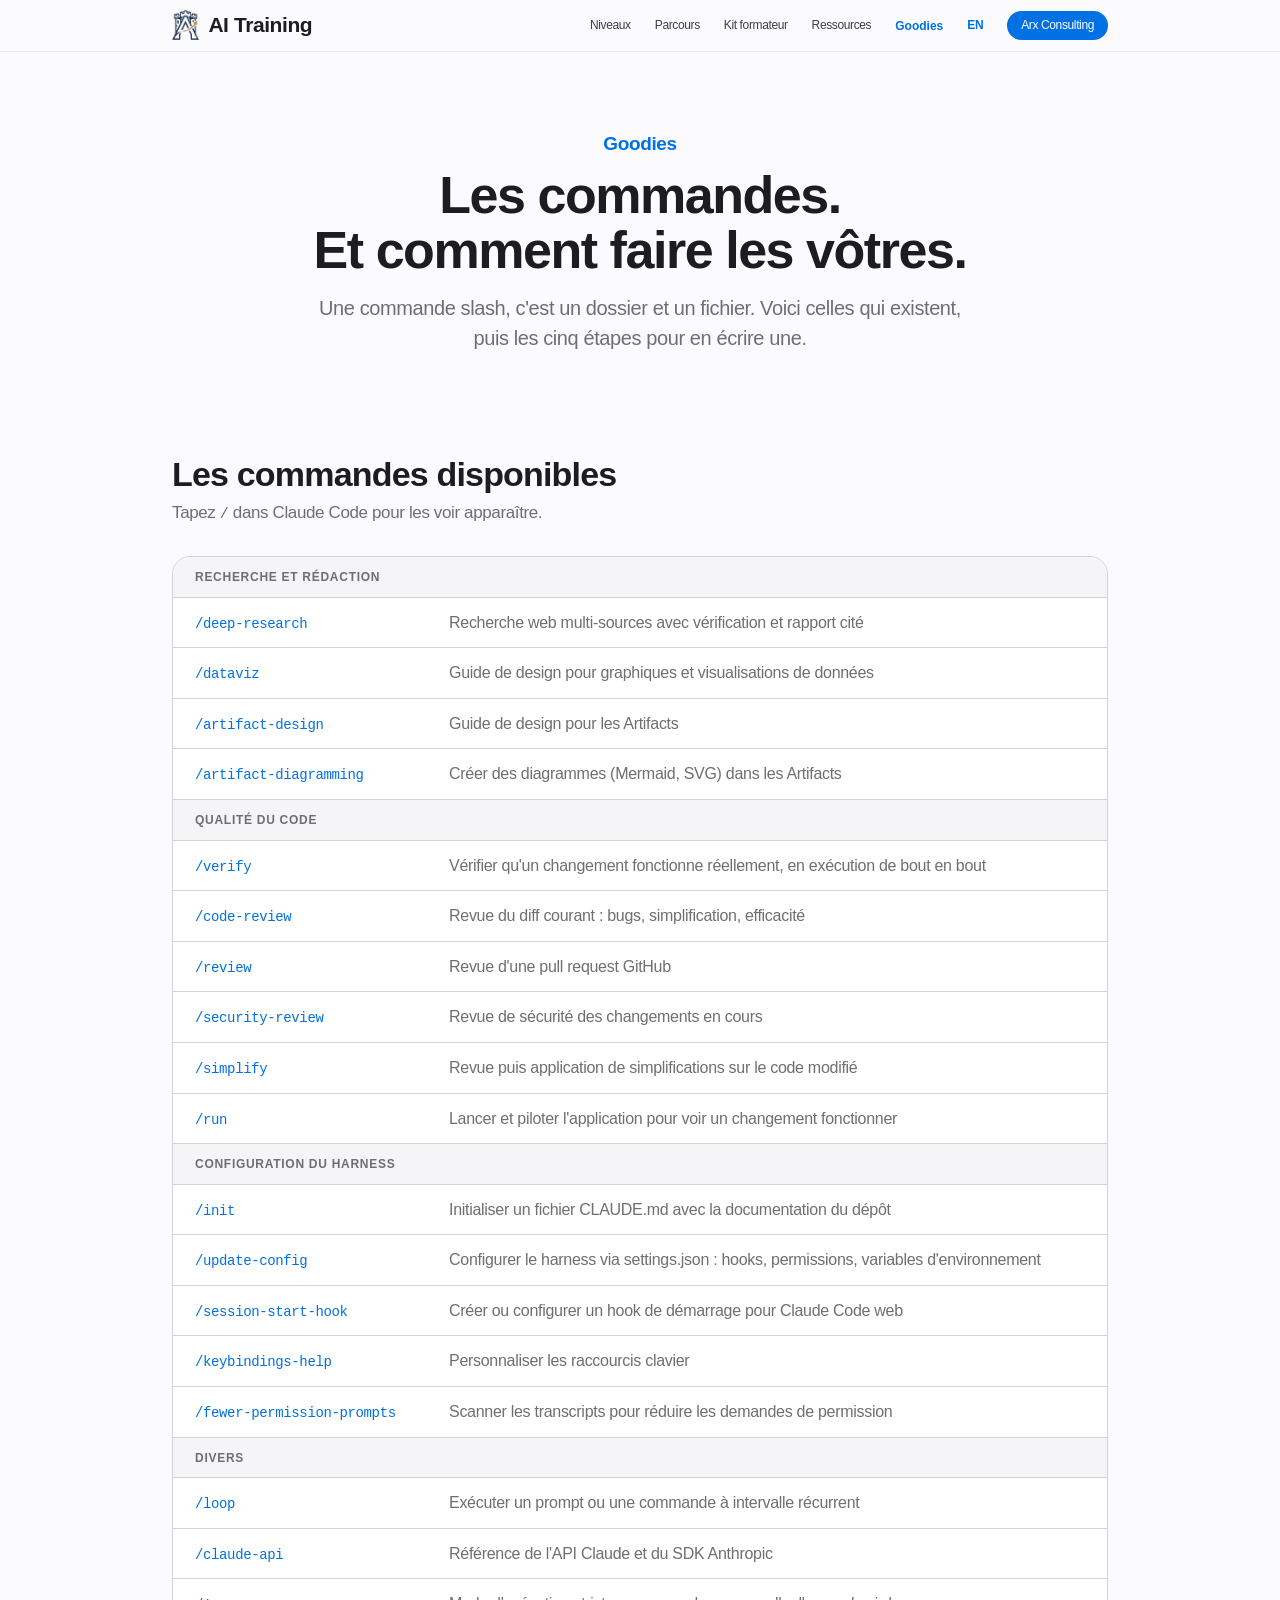
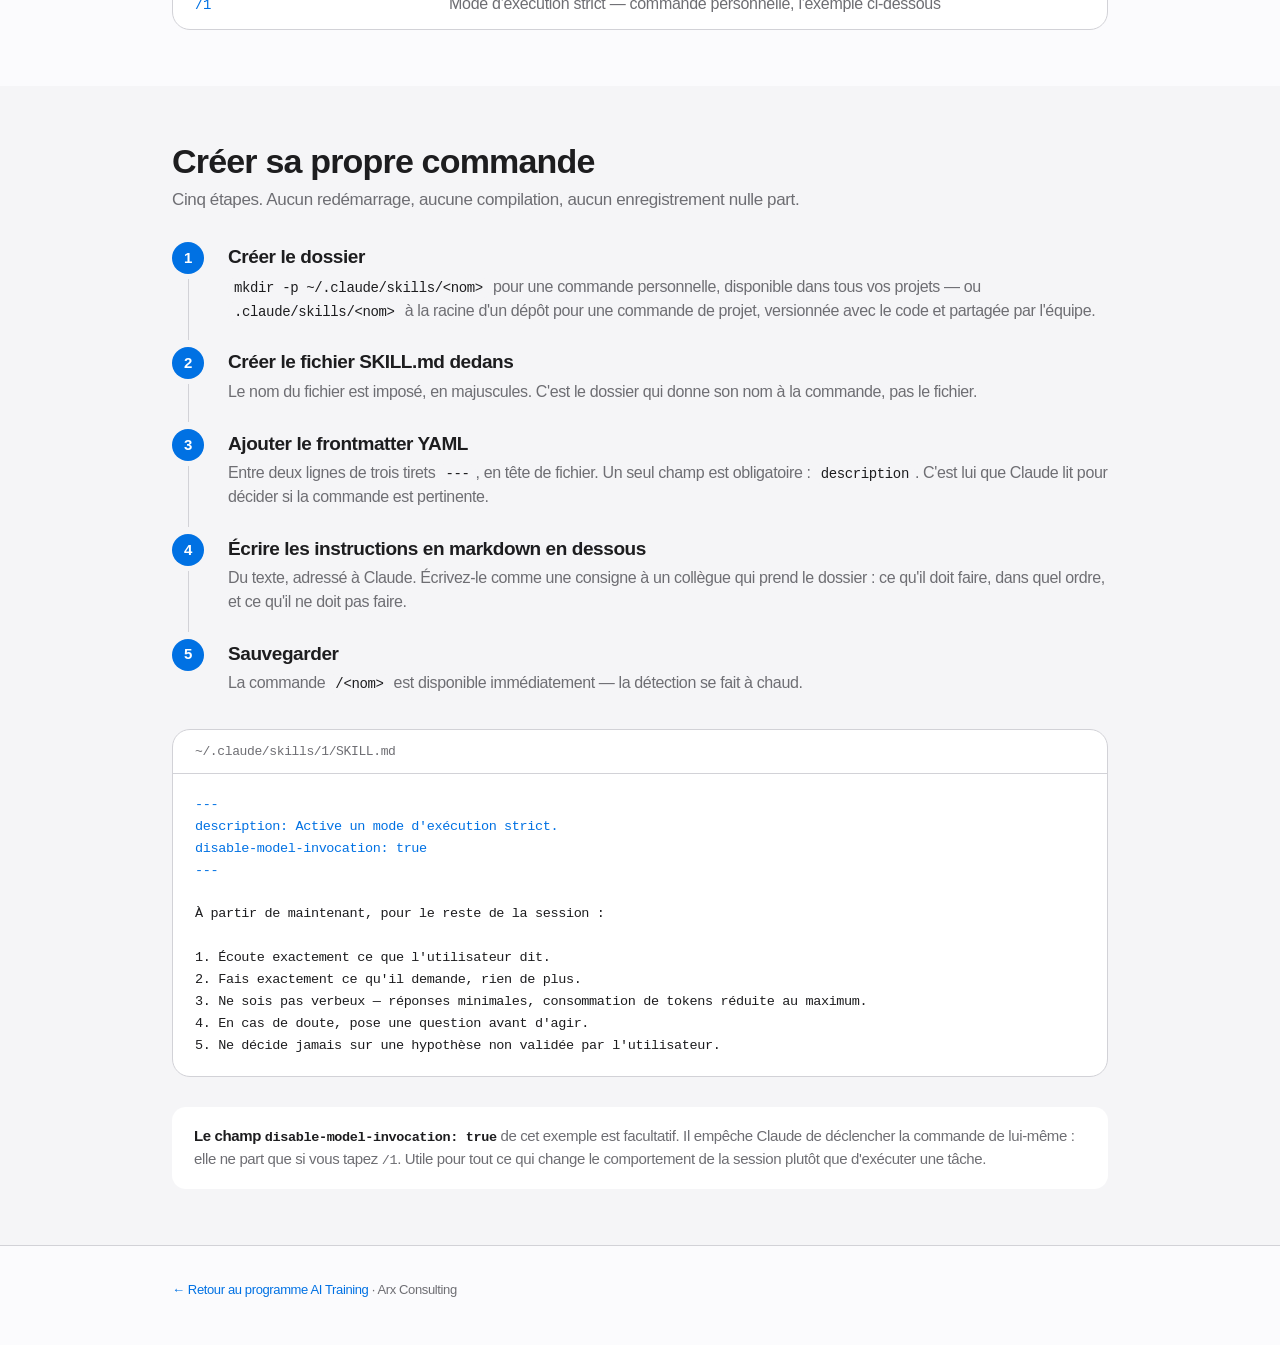
<file: site/commands/index.html>
﻿<!DOCTYPE html>
<html lang="fr">
<head>
<meta charset="utf-8">
<meta name="viewport" content="width=device-width, initial-scale=1, viewport-fit=cover">
<title>Goodies — les commandes Claude Code | Arx Consulting</title>
<meta name="description" content="La liste des commandes slash de Claude Code, et les cinq étapes pour créer la sienne.">
<meta name="theme-color" content="#fbfbfd">
<meta name="robots" content="noindex, nofollow">
<link rel="stylesheet" href="goodies.css?v=2">
<link rel="icon" type="image/png" sizes="32x32" href="../favicon-32x32.png">
<link rel="icon" type="image/png" sizes="16x16" href="../favicon-16x16.png">
<link rel="icon" type="image/png" href="../favicon.png">
<link rel="shortcut icon" href="../favicon.ico">
<link rel="apple-touch-icon" sizes="180x180" href="../apple-touch-icon.png">
</head>
<body>

<nav class="nav">
  <div class="wrap">
    <a class="brand" href="../index.html"><img src="../arx-logo.png" alt="Arx Consulting" width="242" height="264" decoding="async">AI Training</a>
    <div class="nav-links">
      <a href="../index.html#niveaux">Niveaux</a>
      <a href="../index.html#parcours">Parcours</a>
      <a href="../index.html#kit">Kit formateur</a>
      <a href="../index.html#ressources">Ressources</a>
      <div class="dd" id="dd">
        <button class="dd-t" id="ddt" aria-expanded="false" aria-controls="ddm">Goodies</button>
        <div class="dd-m" id="ddm">
          <a class="here" href="./">Les commandes</a>
          <a href="claude-code.html">Bien coder avec Claude Code</a>
          <a href="cowork.html">Déléguer avec Claude Cowork</a>
          <a href="chat.html">Bien demander en chat</a>
          <a href="../Genese-de-l-IA.pdf" target="_blank" rel="noopener">La présentation (PDF)</a>
        </div>
      </div>
      <a class="lang" href="./index-en.html" hreflang="en">EN</a>
      <a class="nav-cta" href="https://arx-consulting.com/index-fr.html">Arx Consulting</a>
    </div>
  </div>
</nav>

<header class="hero" id="top">
  <div class="wrap">
    <p class="eyebrow">Goodies</p>
    <h1>Les commandes.<br>Et comment faire les vôtres.</h1>
    <p class="lead">Une commande slash, c'est un dossier et un fichier. Voici celles qui existent, puis les cinq étapes pour en écrire une.</p>
  </div>
</header>

<section id="liste">
  <div class="wrap">
    <h2>Les commandes disponibles</h2>
    <p class="sub">Tapez <code style="font-family:var(--mono);font-size:15px">/</code> dans Claude Code pour les voir apparaître.</p>

    <div class="cmds">

      <div class="grp">Recherche et rédaction</div>
      <div class="row"><code>/deep-research</code><span>Recherche web multi-sources avec vérification et rapport cité</span></div>
      <div class="row"><code>/dataviz</code><span>Guide de design pour graphiques et visualisations de données</span></div>
      <div class="row"><code>/artifact-design</code><span>Guide de design pour les Artifacts</span></div>
      <div class="row"><code>/artifact-diagramming</code><span>Créer des diagrammes (Mermaid, SVG) dans les Artifacts</span></div>

      <div class="grp">Qualité du code</div>
      <div class="row"><code>/verify</code><span>Vérifier qu'un changement fonctionne réellement, en exécution de bout en bout</span></div>
      <div class="row"><code>/code-review</code><span>Revue du diff courant : bugs, simplification, efficacité</span></div>
      <div class="row"><code>/review</code><span>Revue d'une pull request GitHub</span></div>
      <div class="row"><code>/security-review</code><span>Revue de sécurité des changements en cours</span></div>
      <div class="row"><code>/simplify</code><span>Revue puis application de simplifications sur le code modifié</span></div>
      <div class="row"><code>/run</code><span>Lancer et piloter l'application pour voir un changement fonctionner</span></div>

      <div class="grp">Configuration du harness</div>
      <div class="row"><code>/init</code><span>Initialiser un fichier CLAUDE.md avec la documentation du dépôt</span></div>
      <div class="row"><code>/update-config</code><span>Configurer le harness via settings.json : hooks, permissions, variables d'environnement</span></div>
      <div class="row"><code>/session-start-hook</code><span>Créer ou configurer un hook de démarrage pour Claude Code web</span></div>
      <div class="row"><code>/keybindings-help</code><span>Personnaliser les raccourcis clavier</span></div>
      <div class="row"><code>/fewer-permission-prompts</code><span>Scanner les transcripts pour réduire les demandes de permission</span></div>

      <div class="grp">Divers</div>
      <div class="row"><code>/loop</code><span>Exécuter un prompt ou une commande à intervalle récurrent</span></div>
      <div class="row"><code>/claude-api</code><span>Référence de l'API Claude et du SDK Anthropic</span></div>
      <div class="row"><code>/1</code><span>Mode d'exécution strict — commande personnelle, l'exemple ci-dessous</span></div>

    </div>
  </div>
</section>

<section id="creer" class="alt">
  <div class="wrap">
    <h2>Créer sa propre commande</h2>
    <p class="sub">Cinq étapes. Aucun redémarrage, aucune compilation, aucun enregistrement nulle part.</p>

    <ol class="steps">
      <li>
        <b>Créer le dossier</b>
        <p><code>mkdir -p ~/.claude/skills/&lt;nom&gt;</code> pour une commande personnelle, disponible dans tous vos projets — ou <code>.claude/skills/&lt;nom&gt;</code> à la racine d'un dépôt pour une commande de projet, versionnée avec le code et partagée par l'équipe.</p>
      </li>
      <li>
        <b>Créer le fichier SKILL.md dedans</b>
        <p>Le nom du fichier est imposé, en majuscules. C'est le dossier qui donne son nom à la commande, pas le fichier.</p>
      </li>
      <li>
        <b>Ajouter le frontmatter YAML</b>
        <p>Entre deux lignes de trois tirets <code>---</code>, en tête de fichier. Un seul champ est obligatoire : <code>description</code>. C'est lui que Claude lit pour décider si la commande est pertinente.</p>
      </li>
      <li>
        <b>Écrire les instructions en markdown en dessous</b>
        <p>Du texte, adressé à Claude. Écrivez-le comme une consigne à un collègue qui prend le dossier : ce qu'il doit faire, dans quel ordre, et ce qu'il ne doit pas faire.</p>
      </li>
      <li>
        <b>Sauvegarder</b>
        <p>La commande <code>/&lt;nom&gt;</code> est disponible immédiatement — la détection se fait à chaud.</p>
      </li>
    </ol>

    <div class="ex">
      <div class="hd">~/.claude/skills/1/SKILL.md</div>
<pre><span class="fm">---
description: Active un mode d'exécution strict.
disable-model-invocation: true
---</span>

À partir de maintenant, pour le reste de la session :

1. Écoute exactement ce que l'utilisateur dit.
2. Fais exactement ce qu'il demande, rien de plus.
3. Ne sois pas verbeux — réponses minimales, consommation de tokens réduite au maximum.
4. En cas de doute, pose une question avant d'agir.
5. Ne décide jamais sur une hypothèse non validée par l'utilisateur.</pre>
    </div>

    <div class="note">
      <b>Le champ <code>disable-model-invocation: true</code></b> de cet exemple est facultatif. Il empêche Claude de déclencher la commande de lui-même : elle ne part que si vous tapez <code>/1</code>. Utile pour tout ce qui change le comportement de la session plutôt que d'exécuter une tâche.
    </div>
  </div>
</section>

<footer>
  <div class="wrap">
    <a href="../index.html">← Retour au programme AI Training</a> · Arx Consulting
  </div>
</footer>

<script>
(function(){
  const dd=document.getElementById("dd"), t=document.getElementById("ddt");
  if(!dd) return;
  t.addEventListener("click",e=>{
    e.stopPropagation();
    const open=dd.classList.toggle("open");
    t.setAttribute("aria-expanded",open?"true":"false");
  });
  document.addEventListener("click",()=>{dd.classList.remove("open");t.setAttribute("aria-expanded","false");});
  document.addEventListener("keydown",e=>{if(e.key==="Escape"){dd.classList.remove("open");t.setAttribute("aria-expanded","false");}});
})();
</script>

</body>
</html>
</file>
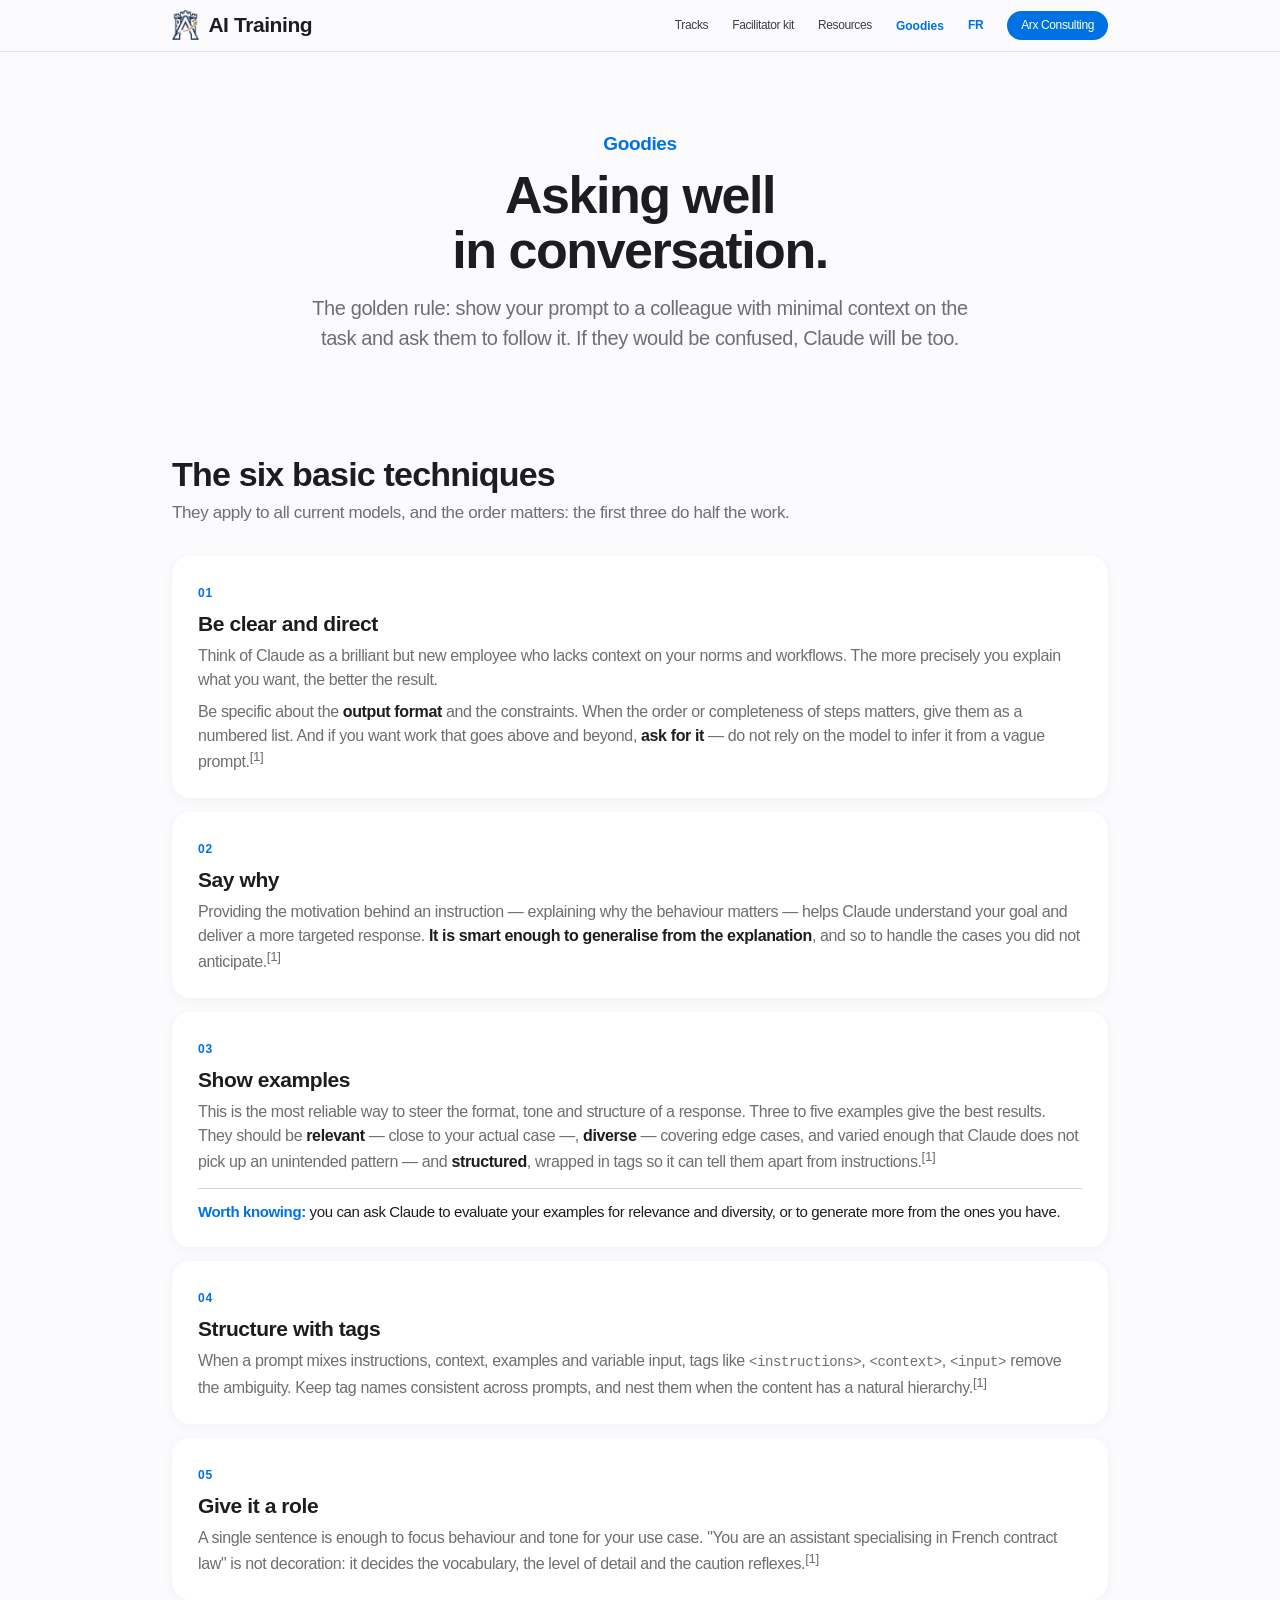
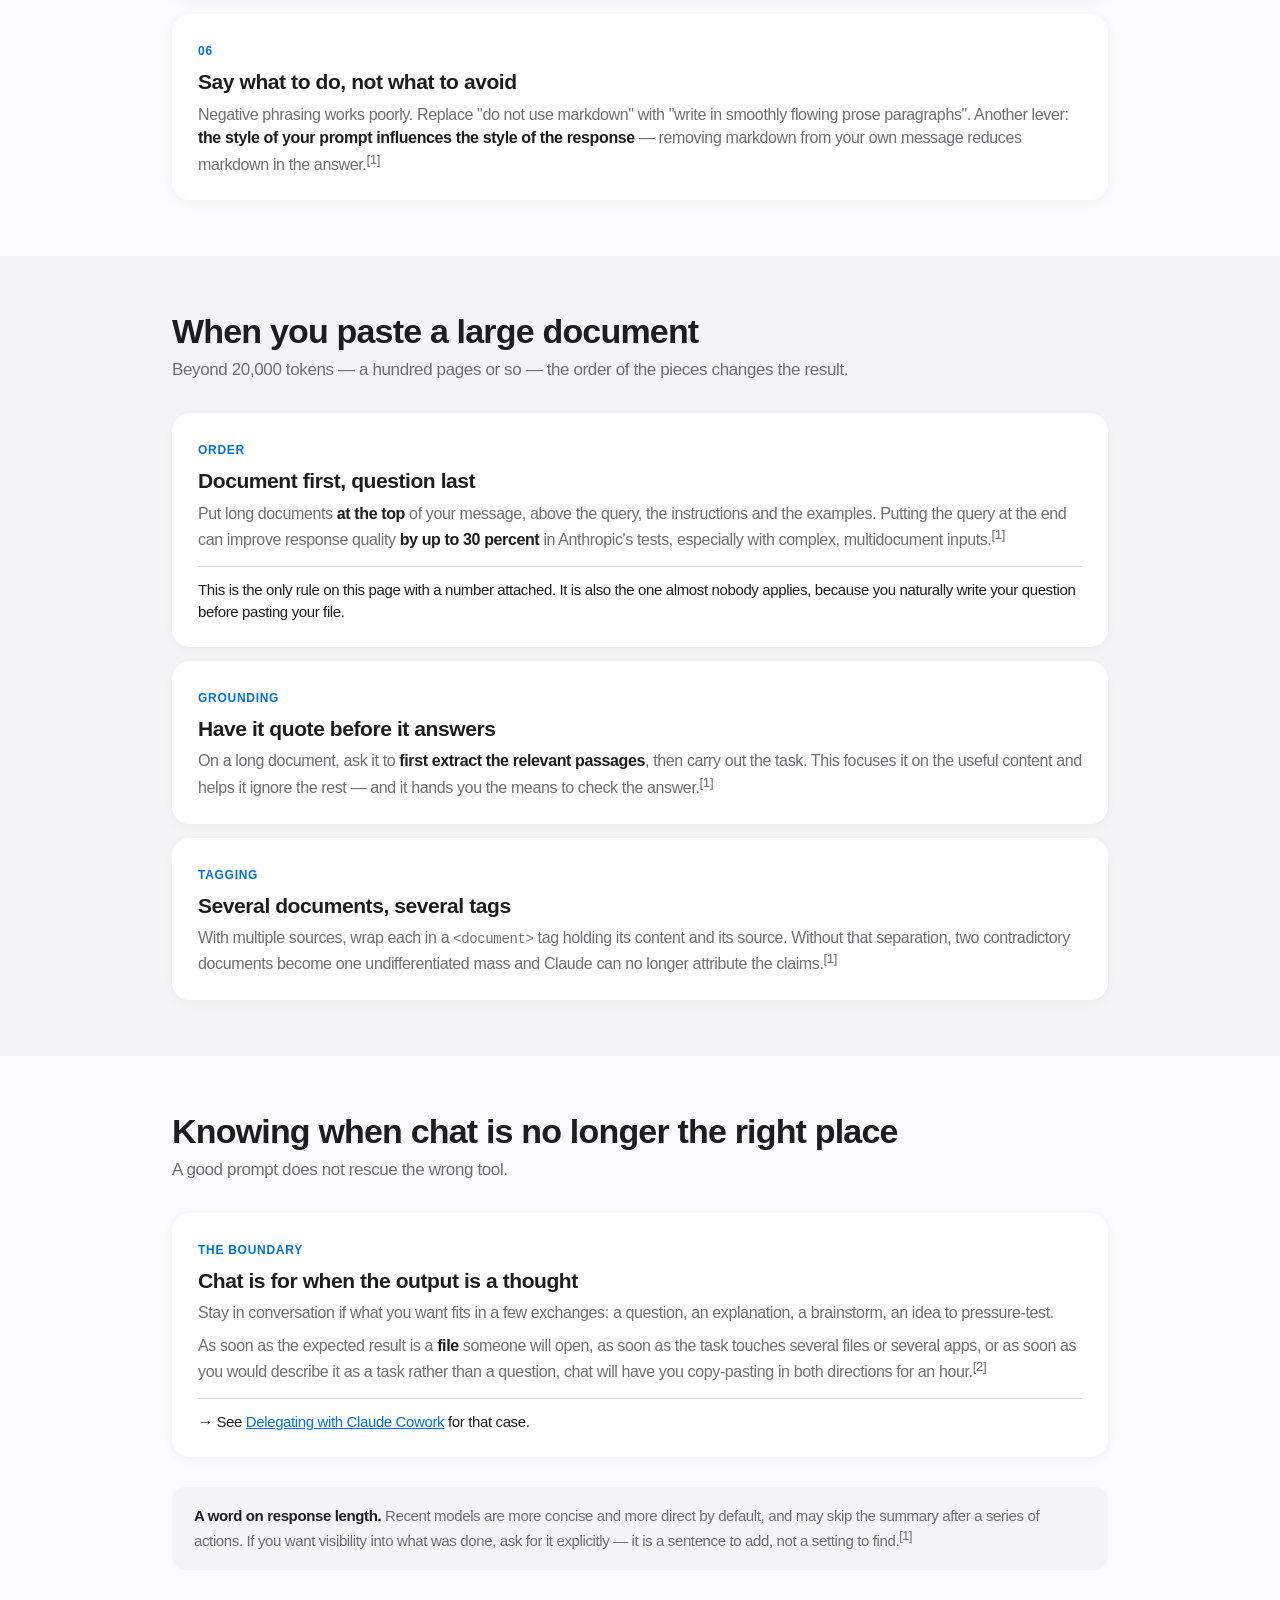
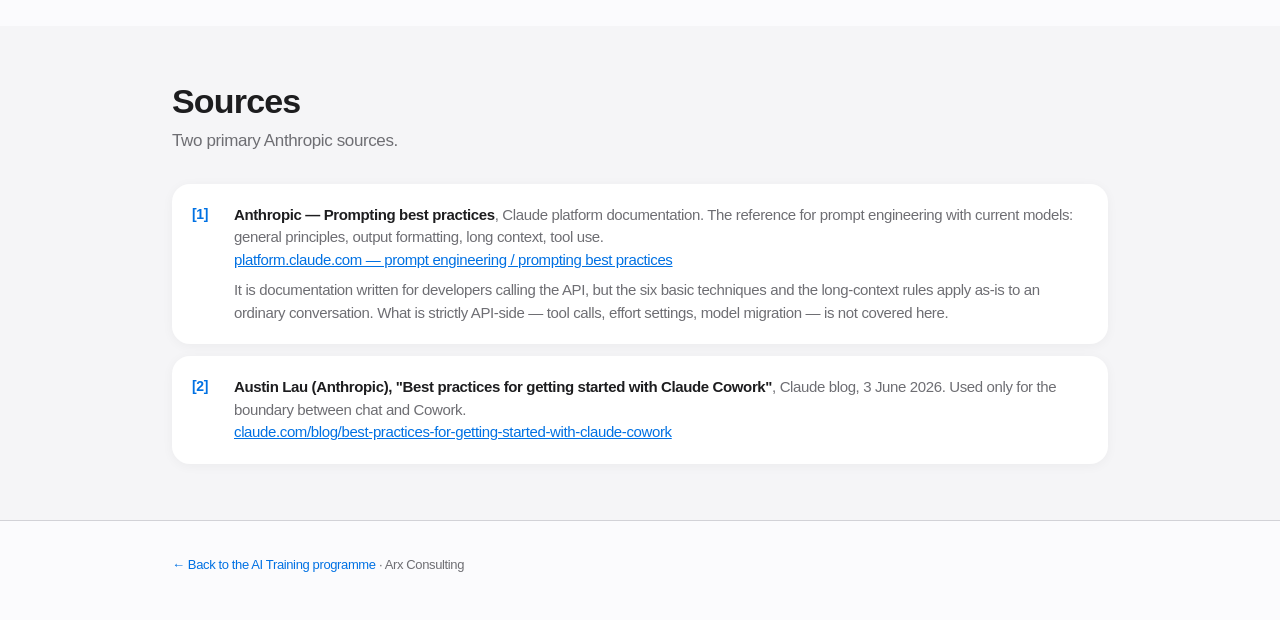
<file: site/commands/chat-en.html>
﻿<!DOCTYPE html>
<html lang="en">
<head>
<meta charset="utf-8">
<meta name="viewport" content="width=device-width, initial-scale=1, viewport-fit=cover">
<title>Asking well in chat | Arx Consulting</title>
<meta name="description" content="The prompting techniques that work with Claude in conversation: be clear and direct, give the why, show examples, structure, and put documents before the question.">
<meta name="theme-color" content="#fbfbfd">
<meta name="robots" content="noindex, nofollow">
<link rel="stylesheet" href="goodies.css?v=2">
<link rel="icon" type="image/png" sizes="32x32" href="../favicon-32x32.png">
<link rel="icon" type="image/png" sizes="16x16" href="../favicon-16x16.png">
<link rel="icon" type="image/png" href="../favicon.png">
<link rel="shortcut icon" href="../favicon.ico">
<link rel="apple-touch-icon" sizes="180x180" href="../apple-touch-icon.png">
</head>
<body>

<nav class="nav">
  <div class="wrap">
    <a class="brand" href="../index-en.html"><img src="../arx-logo.png" alt="Arx Consulting" width="242" height="264" decoding="async">AI Training</a>
    <div class="nav-links">
      <a href="../index-en.html#tracks">Tracks</a>
      <a href="../index-en.html#kit">Facilitator kit</a>
      <a href="../index-en.html#resources">Resources</a>
      <div class="dd" id="dd">
        <button class="dd-t" id="ddt" aria-expanded="false" aria-controls="ddm">Goodies</button>
        <div class="dd-m" id="ddm">
          <a href="index-en.html">The commands</a>
          <a href="claude-code-en.html">Working well with Claude Code</a>
          <a href="cowork-en.html">Delegating with Claude Cowork</a>
          <a class="here" href="chat-en.html">Asking well in chat</a>
          <a href="../Genese-de-l-IA.pdf" target="_blank" rel="noopener">The deck (PDF)</a>
        </div>
      </div>
      <a class="lang" href="chat.html" hreflang="fr">FR</a>
      <a class="nav-cta" href="https://arx-consulting.com/index.html">Arx Consulting</a>
    </div>
  </div>
</nav>

<header class="hero" id="top">
  <div class="wrap">
    <p class="eyebrow">Goodies</p>
    <h1>Asking well<br>in conversation.</h1>
    <p class="lead">The golden rule: show your prompt to a colleague with minimal context on the task and ask them to follow it. If they would be confused, Claude will be too.</p>
  </div>
</header>

<section id="basics">
  <div class="wrap">
    <h2>The six basic techniques</h2>
    <p class="sub">They apply to all current models, and the order matters: the first three do half the work.</p>

    <div class="pr">

      <article>
        <span class="k">01</span>
        <h3>Be clear and direct</h3>
        <p>Think of Claude as a brilliant but new employee who lacks context on your norms and workflows. The more precisely you explain what you want, the better the result.</p>
        <p>Be specific about the <b>output format</b> and the constraints. When the order or completeness of steps matters, give them as a numbered list. And if you want work that goes above and beyond, <b>ask for it</b> — do not rely on the model to infer it from a vague prompt.<sup>[1]</sup></p>
      </article>

      <article>
        <span class="k">02</span>
        <h3>Say why</h3>
        <p>Providing the motivation behind an instruction — explaining why the behaviour matters — helps Claude understand your goal and deliver a more targeted response. <b>It is smart enough to generalise from the explanation</b>, and so to handle the cases you did not anticipate.<sup>[1]</sup></p>
      </article>

      <article>
        <span class="k">03</span>
        <h3>Show examples</h3>
        <p>This is the most reliable way to steer the format, tone and structure of a response. Three to five examples give the best results. They should be <b>relevant</b> — close to your actual case —, <b>diverse</b> — covering edge cases, and varied enough that Claude does not pick up an unintended pattern — and <b>structured</b>, wrapped in tags so it can tell them apart from instructions.<sup>[1]</sup></p>
        <span class="why"><b>Worth knowing:</b> you can ask Claude to evaluate your examples for relevance and diversity, or to generate more from the ones you have.</span>
      </article>

      <article>
        <span class="k">04</span>
        <h3>Structure with tags</h3>
        <p>When a prompt mixes instructions, context, examples and variable input, tags like <code style="font-family:var(--mono);font-size:14px">&lt;instructions&gt;</code>, <code style="font-family:var(--mono);font-size:14px">&lt;context&gt;</code>, <code style="font-family:var(--mono);font-size:14px">&lt;input&gt;</code> remove the ambiguity. Keep tag names consistent across prompts, and nest them when the content has a natural hierarchy.<sup>[1]</sup></p>
      </article>

      <article>
        <span class="k">05</span>
        <h3>Give it a role</h3>
        <p>A single sentence is enough to focus behaviour and tone for your use case. "You are an assistant specialising in French contract law" is not decoration: it decides the vocabulary, the level of detail and the caution reflexes.<sup>[1]</sup></p>
      </article>

      <article>
        <span class="k">06</span>
        <h3>Say what to do, not what to avoid</h3>
        <p>Negative phrasing works poorly. Replace "do not use markdown" with "write in smoothly flowing prose paragraphs". Another lever: <b>the style of your prompt influences the style of the response</b> — removing markdown from your own message reduces markdown in the answer.<sup>[1]</sup></p>
      </article>

    </div>
  </div>
</section>

<section id="long" class="alt">
  <div class="wrap">
    <h2>When you paste a large document</h2>
    <p class="sub">Beyond 20,000 tokens — a hundred pages or so — the order of the pieces changes the result.</p>

    <div class="pr">

      <article>
        <span class="k">Order</span>
        <h3>Document first, question last</h3>
        <p>Put long documents <b>at the top</b> of your message, above the query, the instructions and the examples. Putting the query at the end can improve response quality <b>by up to 30 percent</b> in Anthropic's tests, especially with complex, multidocument inputs.<sup>[1]</sup></p>
        <span class="why">This is the only rule on this page with a number attached. It is also the one almost nobody applies, because you naturally write your question before pasting your file.</span>
      </article>

      <article>
        <span class="k">Grounding</span>
        <h3>Have it quote before it answers</h3>
        <p>On a long document, ask it to <b>first extract the relevant passages</b>, then carry out the task. This focuses it on the useful content and helps it ignore the rest — and it hands you the means to check the answer.<sup>[1]</sup></p>
      </article>

      <article>
        <span class="k">Tagging</span>
        <h3>Several documents, several tags</h3>
        <p>With multiple sources, wrap each in a <code style="font-family:var(--mono);font-size:14px">&lt;document&gt;</code> tag holding its content and its source. Without that separation, two contradictory documents become one undifferentiated mass and Claude can no longer attribute the claims.<sup>[1]</sup></p>
      </article>

    </div>
  </div>
</section>

<section id="limit">
  <div class="wrap">
    <h2>Knowing when chat is no longer the right place</h2>
    <p class="sub">A good prompt does not rescue the wrong tool.</p>

    <div class="pr">
      <article>
        <span class="k">The boundary</span>
        <h3>Chat is for when the output is a thought</h3>
        <p>Stay in conversation if what you want fits in a few exchanges: a question, an explanation, a brainstorm, an idea to pressure-test.</p>
        <p>As soon as the expected result is a <b>file</b> someone will open, as soon as the task touches several files or several apps, or as soon as you would describe it as a task rather than a question, chat will have you copy-pasting in both directions for an hour.<sup>[2]</sup></p>
        <span class="why">→ See <a href="cowork-en.html" style="color:var(--blue)">Delegating with Claude Cowork</a> for that case.</span>
      </article>
    </div>

    <div class="note">
      <b>A word on response length.</b> Recent models are more concise and more direct by default, and may skip the summary after a series of actions. If you want visibility into what was done, ask for it explicitly — it is a sentence to add, not a setting to find.<sup>[1]</sup>
    </div>
  </div>
</section>

<section id="sources" class="alt">
  <div class="wrap">
    <h2>Sources</h2>
    <p class="sub">Two primary Anthropic sources.</p>
    <ol class="srcs">
      <li><b>Anthropic — Prompting best practices</b>, Claude platform documentation. The reference for prompt engineering with current models: general principles, output formatting, long context, tool use.<br>
      <a href="https://platform.claude.com/docs/en/build-with-claude/prompt-engineering/claude-prompting-best-practices" target="_blank" rel="noopener">platform.claude.com — prompt engineering / prompting best practices</a>
      <span style="display:block;margin-top:8px">It is documentation written for developers calling the API, but the six basic techniques and the long-context rules apply as-is to an ordinary conversation. What is strictly API-side — tool calls, effort settings, model migration — is not covered here.</span></li>
      <li><b>Austin Lau (Anthropic), "Best practices for getting started with Claude Cowork"</b>, Claude blog, 3 June 2026. Used only for the boundary between chat and Cowork.<br>
      <a href="https://claude.com/blog/best-practices-for-getting-started-with-claude-cowork" target="_blank" rel="noopener">claude.com/blog/best-practices-for-getting-started-with-claude-cowork</a></li>
    </ol>
  </div>
</section>

<footer>
  <div class="wrap">
    <a href="../index-en.html">← Back to the AI Training programme</a> · Arx Consulting
  </div>
</footer>

<script>
(function(){
  const dd=document.getElementById("dd"), t=document.getElementById("ddt");
  if(!dd) return;
  t.addEventListener("click",e=>{
    e.stopPropagation();
    const open=dd.classList.toggle("open");
    t.setAttribute("aria-expanded",open?"true":"false");
  });
  document.addEventListener("click",()=>{dd.classList.remove("open");t.setAttribute("aria-expanded","false");});
  document.addEventListener("keydown",e=>{if(e.key==="Escape"){dd.classList.remove("open");t.setAttribute("aria-expanded","false");}});
})();
</script>

</body>
</html>
</file>
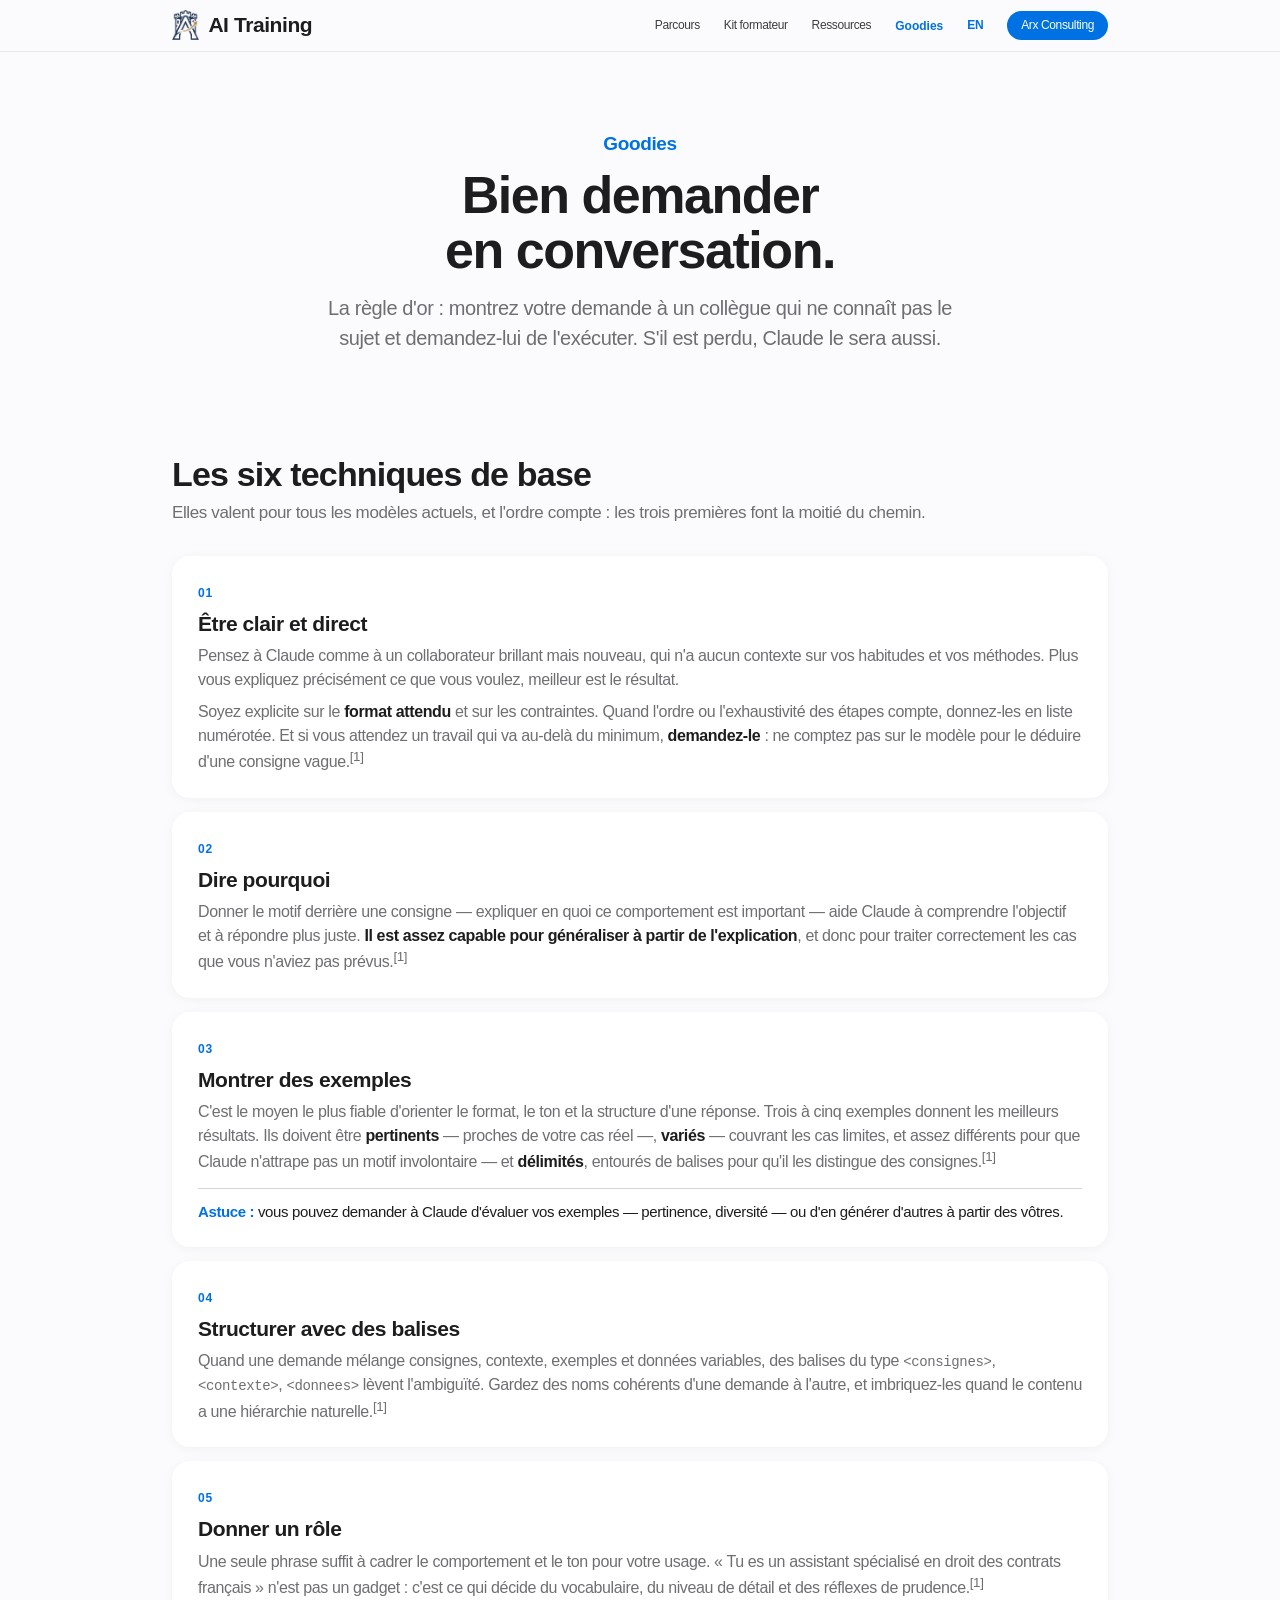
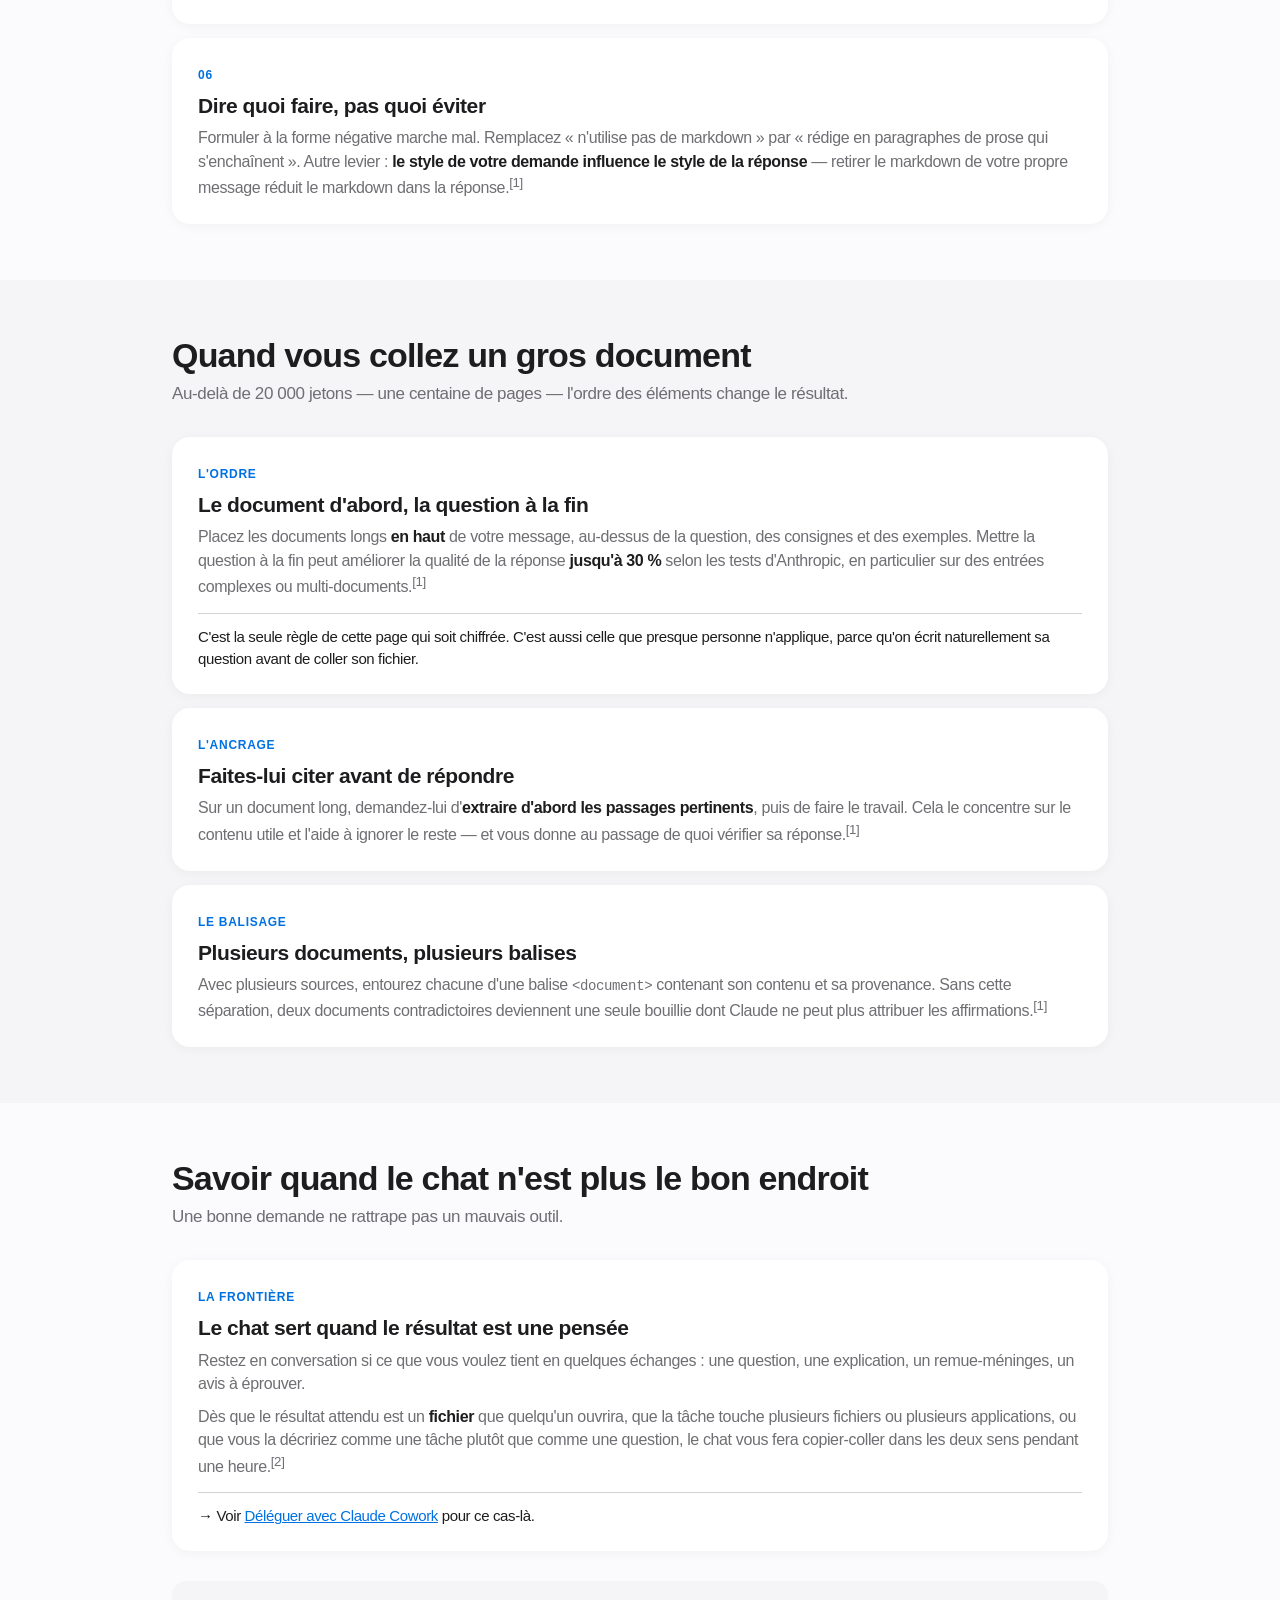
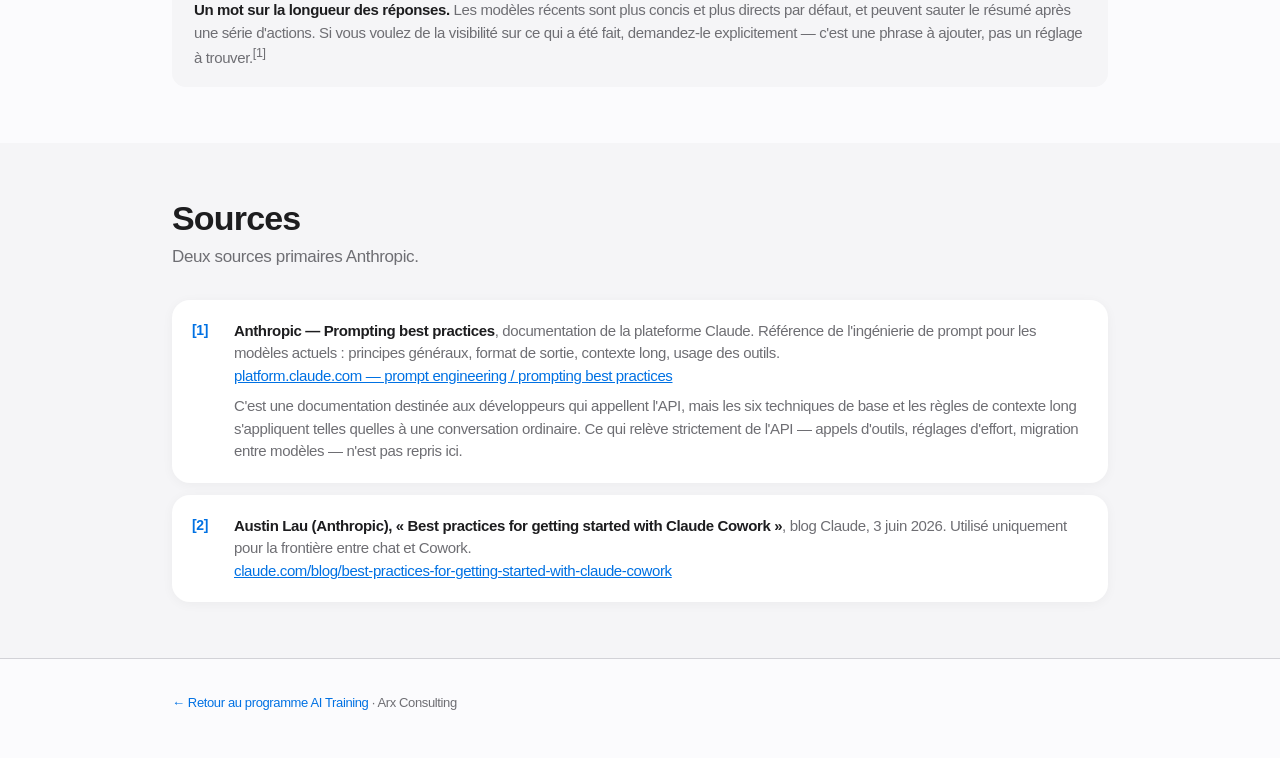
<file: site/commands/chat.html>
﻿<!DOCTYPE html>
<html lang="fr">
<head>
<meta charset="utf-8">
<meta name="viewport" content="width=device-width, initial-scale=1, viewport-fit=cover">
<title>Bien demander en chat | Arx Consulting</title>
<meta name="description" content="Les techniques de formulation qui marchent avec Claude en conversation : être clair et direct, donner le pourquoi, montrer des exemples, structurer, et placer les documents avant la question.">
<meta name="theme-color" content="#fbfbfd">
<meta name="robots" content="noindex, nofollow">
<link rel="stylesheet" href="goodies.css?v=2">
<link rel="icon" type="image/png" sizes="32x32" href="../favicon-32x32.png">
<link rel="icon" type="image/png" sizes="16x16" href="../favicon-16x16.png">
<link rel="icon" type="image/png" href="../favicon.png">
<link rel="shortcut icon" href="../favicon.ico">
<link rel="apple-touch-icon" sizes="180x180" href="../apple-touch-icon.png">
</head>
<body>

<nav class="nav">
  <div class="wrap">
    <a class="brand" href="../index.html"><img src="../arx-logo.png" alt="Arx Consulting" width="242" height="264" decoding="async">AI Training</a>
    <div class="nav-links">
      <a href="../index.html#parcours">Parcours</a>
      <a href="../index.html#kit">Kit formateur</a>
      <a href="../index.html#ressources">Ressources</a>
      <div class="dd" id="dd">
        <button class="dd-t" id="ddt" aria-expanded="false" aria-controls="ddm">Goodies</button>
        <div class="dd-m" id="ddm">
          <a href="./">Les commandes</a>
          <a href="claude-code.html">Bien coder avec Claude Code</a>
          <a href="cowork.html">Déléguer avec Claude Cowork</a>
          <a class="here" href="chat.html">Bien demander en chat</a>
          <a href="../Genese-de-l-IA.pdf" target="_blank" rel="noopener">La présentation (PDF)</a>
        </div>
      </div>
      <a class="lang" href="chat-en.html" hreflang="en">EN</a>
      <a class="nav-cta" href="https://arx-consulting.com/index-fr.html">Arx Consulting</a>
    </div>
  </div>
</nav>

<header class="hero" id="top">
  <div class="wrap">
    <p class="eyebrow">Goodies</p>
    <h1>Bien demander<br>en conversation.</h1>
    <p class="lead">La règle d'or : montrez votre demande à un collègue qui ne connaît pas le sujet et demandez-lui de l'exécuter. S'il est perdu, Claude le sera aussi.</p>
  </div>
</header>

<section id="base">
  <div class="wrap">
    <h2>Les six techniques de base</h2>
    <p class="sub">Elles valent pour tous les modèles actuels, et l'ordre compte : les trois premières font la moitié du chemin.</p>

    <div class="pr">

      <article>
        <span class="k">01</span>
        <h3>Être clair et direct</h3>
        <p>Pensez à Claude comme à un collaborateur brillant mais nouveau, qui n'a aucun contexte sur vos habitudes et vos méthodes. Plus vous expliquez précisément ce que vous voulez, meilleur est le résultat.</p>
        <p>Soyez explicite sur le <b>format attendu</b> et sur les contraintes. Quand l'ordre ou l'exhaustivité des étapes compte, donnez-les en liste numérotée. Et si vous attendez un travail qui va au-delà du minimum, <b>demandez-le</b> : ne comptez pas sur le modèle pour le déduire d'une consigne vague.<sup>[1]</sup></p>
      </article>

      <article>
        <span class="k">02</span>
        <h3>Dire pourquoi</h3>
        <p>Donner le motif derrière une consigne — expliquer en quoi ce comportement est important — aide Claude à comprendre l'objectif et à répondre plus juste. <b>Il est assez capable pour généraliser à partir de l'explication</b>, et donc pour traiter correctement les cas que vous n'aviez pas prévus.<sup>[1]</sup></p>
      </article>

      <article>
        <span class="k">03</span>
        <h3>Montrer des exemples</h3>
        <p>C'est le moyen le plus fiable d'orienter le format, le ton et la structure d'une réponse. Trois à cinq exemples donnent les meilleurs résultats. Ils doivent être <b>pertinents</b> — proches de votre cas réel —, <b>variés</b> — couvrant les cas limites, et assez différents pour que Claude n'attrape pas un motif involontaire — et <b>délimités</b>, entourés de balises pour qu'il les distingue des consignes.<sup>[1]</sup></p>
        <span class="why"><b>Astuce :</b> vous pouvez demander à Claude d'évaluer vos exemples — pertinence, diversité — ou d'en générer d'autres à partir des vôtres.</span>
      </article>

      <article>
        <span class="k">04</span>
        <h3>Structurer avec des balises</h3>
        <p>Quand une demande mélange consignes, contexte, exemples et données variables, des balises du type <code style="font-family:var(--mono);font-size:14px">&lt;consignes&gt;</code>, <code style="font-family:var(--mono);font-size:14px">&lt;contexte&gt;</code>, <code style="font-family:var(--mono);font-size:14px">&lt;donnees&gt;</code> lèvent l'ambiguïté. Gardez des noms cohérents d'une demande à l'autre, et imbriquez-les quand le contenu a une hiérarchie naturelle.<sup>[1]</sup></p>
      </article>

      <article>
        <span class="k">05</span>
        <h3>Donner un rôle</h3>
        <p>Une seule phrase suffit à cadrer le comportement et le ton pour votre usage. « Tu es un assistant spécialisé en droit des contrats français » n'est pas un gadget : c'est ce qui décide du vocabulaire, du niveau de détail et des réflexes de prudence.<sup>[1]</sup></p>
      </article>

      <article>
        <span class="k">06</span>
        <h3>Dire quoi faire, pas quoi éviter</h3>
        <p>Formuler à la forme négative marche mal. Remplacez « n'utilise pas de markdown » par « rédige en paragraphes de prose qui s'enchaînent ». Autre levier : <b>le style de votre demande influence le style de la réponse</b> — retirer le markdown de votre propre message réduit le markdown dans la réponse.<sup>[1]</sup></p>
      </article>

    </div>
  </div>
</section>

<section id="long" class="alt">
  <div class="wrap">
    <h2>Quand vous collez un gros document</h2>
    <p class="sub">Au-delà de 20 000 jetons — une centaine de pages — l'ordre des éléments change le résultat.</p>

    <div class="pr">

      <article>
        <span class="k">L'ordre</span>
        <h3>Le document d'abord, la question à la fin</h3>
        <p>Placez les documents longs <b>en haut</b> de votre message, au-dessus de la question, des consignes et des exemples. Mettre la question à la fin peut améliorer la qualité de la réponse <b>jusqu'à 30 %</b> selon les tests d'Anthropic, en particulier sur des entrées complexes ou multi-documents.<sup>[1]</sup></p>
        <span class="why">C'est la seule règle de cette page qui soit chiffrée. C'est aussi celle que presque personne n'applique, parce qu'on écrit naturellement sa question avant de coller son fichier.</span>
      </article>

      <article>
        <span class="k">L'ancrage</span>
        <h3>Faites-lui citer avant de répondre</h3>
        <p>Sur un document long, demandez-lui d'<b>extraire d'abord les passages pertinents</b>, puis de faire le travail. Cela le concentre sur le contenu utile et l'aide à ignorer le reste — et vous donne au passage de quoi vérifier sa réponse.<sup>[1]</sup></p>
      </article>

      <article>
        <span class="k">Le balisage</span>
        <h3>Plusieurs documents, plusieurs balises</h3>
        <p>Avec plusieurs sources, entourez chacune d'une balise <code style="font-family:var(--mono);font-size:14px">&lt;document&gt;</code> contenant son contenu et sa provenance. Sans cette séparation, deux documents contradictoires deviennent une seule bouillie dont Claude ne peut plus attribuer les affirmations.<sup>[1]</sup></p>
      </article>

    </div>
  </div>
</section>

<section id="limite">
  <div class="wrap">
    <h2>Savoir quand le chat n'est plus le bon endroit</h2>
    <p class="sub">Une bonne demande ne rattrape pas un mauvais outil.</p>

    <div class="pr">
      <article>
        <span class="k">La frontière</span>
        <h3>Le chat sert quand le résultat est une pensée</h3>
        <p>Restez en conversation si ce que vous voulez tient en quelques échanges : une question, une explication, un remue-méninges, un avis à éprouver.</p>
        <p>Dès que le résultat attendu est un <b>fichier</b> que quelqu'un ouvrira, que la tâche touche plusieurs fichiers ou plusieurs applications, ou que vous la décririez comme une tâche plutôt que comme une question, le chat vous fera copier-coller dans les deux sens pendant une heure.<sup>[2]</sup></p>
        <span class="why">→ Voir <a href="cowork.html" style="color:var(--blue)">Déléguer avec Claude Cowork</a> pour ce cas-là.</span>
      </article>
    </div>

    <div class="note">
      <b>Un mot sur la longueur des réponses.</b> Les modèles récents sont plus concis et plus directs par défaut, et peuvent sauter le résumé après une série d'actions. Si vous voulez de la visibilité sur ce qui a été fait, demandez-le explicitement — c'est une phrase à ajouter, pas un réglage à trouver.<sup>[1]</sup>
    </div>
  </div>
</section>

<section id="sources" class="alt">
  <div class="wrap">
    <h2>Sources</h2>
    <p class="sub">Deux sources primaires Anthropic.</p>
    <ol class="srcs">
      <li><b>Anthropic — Prompting best practices</b>, documentation de la plateforme Claude. Référence de l'ingénierie de prompt pour les modèles actuels : principes généraux, format de sortie, contexte long, usage des outils.<br>
      <a href="https://platform.claude.com/docs/en/build-with-claude/prompt-engineering/claude-prompting-best-practices" target="_blank" rel="noopener">platform.claude.com — prompt engineering / prompting best practices</a>
      <span style="display:block;margin-top:8px">C'est une documentation destinée aux développeurs qui appellent l'API, mais les six techniques de base et les règles de contexte long s'appliquent telles quelles à une conversation ordinaire. Ce qui relève strictement de l'API — appels d'outils, réglages d'effort, migration entre modèles — n'est pas repris ici.</span></li>
      <li><b>Austin Lau (Anthropic), « Best practices for getting started with Claude Cowork »</b>, blog Claude, 3 juin 2026. Utilisé uniquement pour la frontière entre chat et Cowork.<br>
      <a href="https://claude.com/blog/best-practices-for-getting-started-with-claude-cowork" target="_blank" rel="noopener">claude.com/blog/best-practices-for-getting-started-with-claude-cowork</a></li>
    </ol>
  </div>
</section>

<footer>
  <div class="wrap">
    <a href="../index.html">← Retour au programme AI Training</a> · Arx Consulting
  </div>
</footer>

<script>
(function(){
  const dd=document.getElementById("dd"), t=document.getElementById("ddt");
  if(!dd) return;
  t.addEventListener("click",e=>{
    e.stopPropagation();
    const open=dd.classList.toggle("open");
    t.setAttribute("aria-expanded",open?"true":"false");
  });
  document.addEventListener("click",()=>{dd.classList.remove("open");t.setAttribute("aria-expanded","false");});
  document.addEventListener("keydown",e=>{if(e.key==="Escape"){dd.classList.remove("open");t.setAttribute("aria-expanded","false");}});
})();
</script>

</body>
</html>
</file>
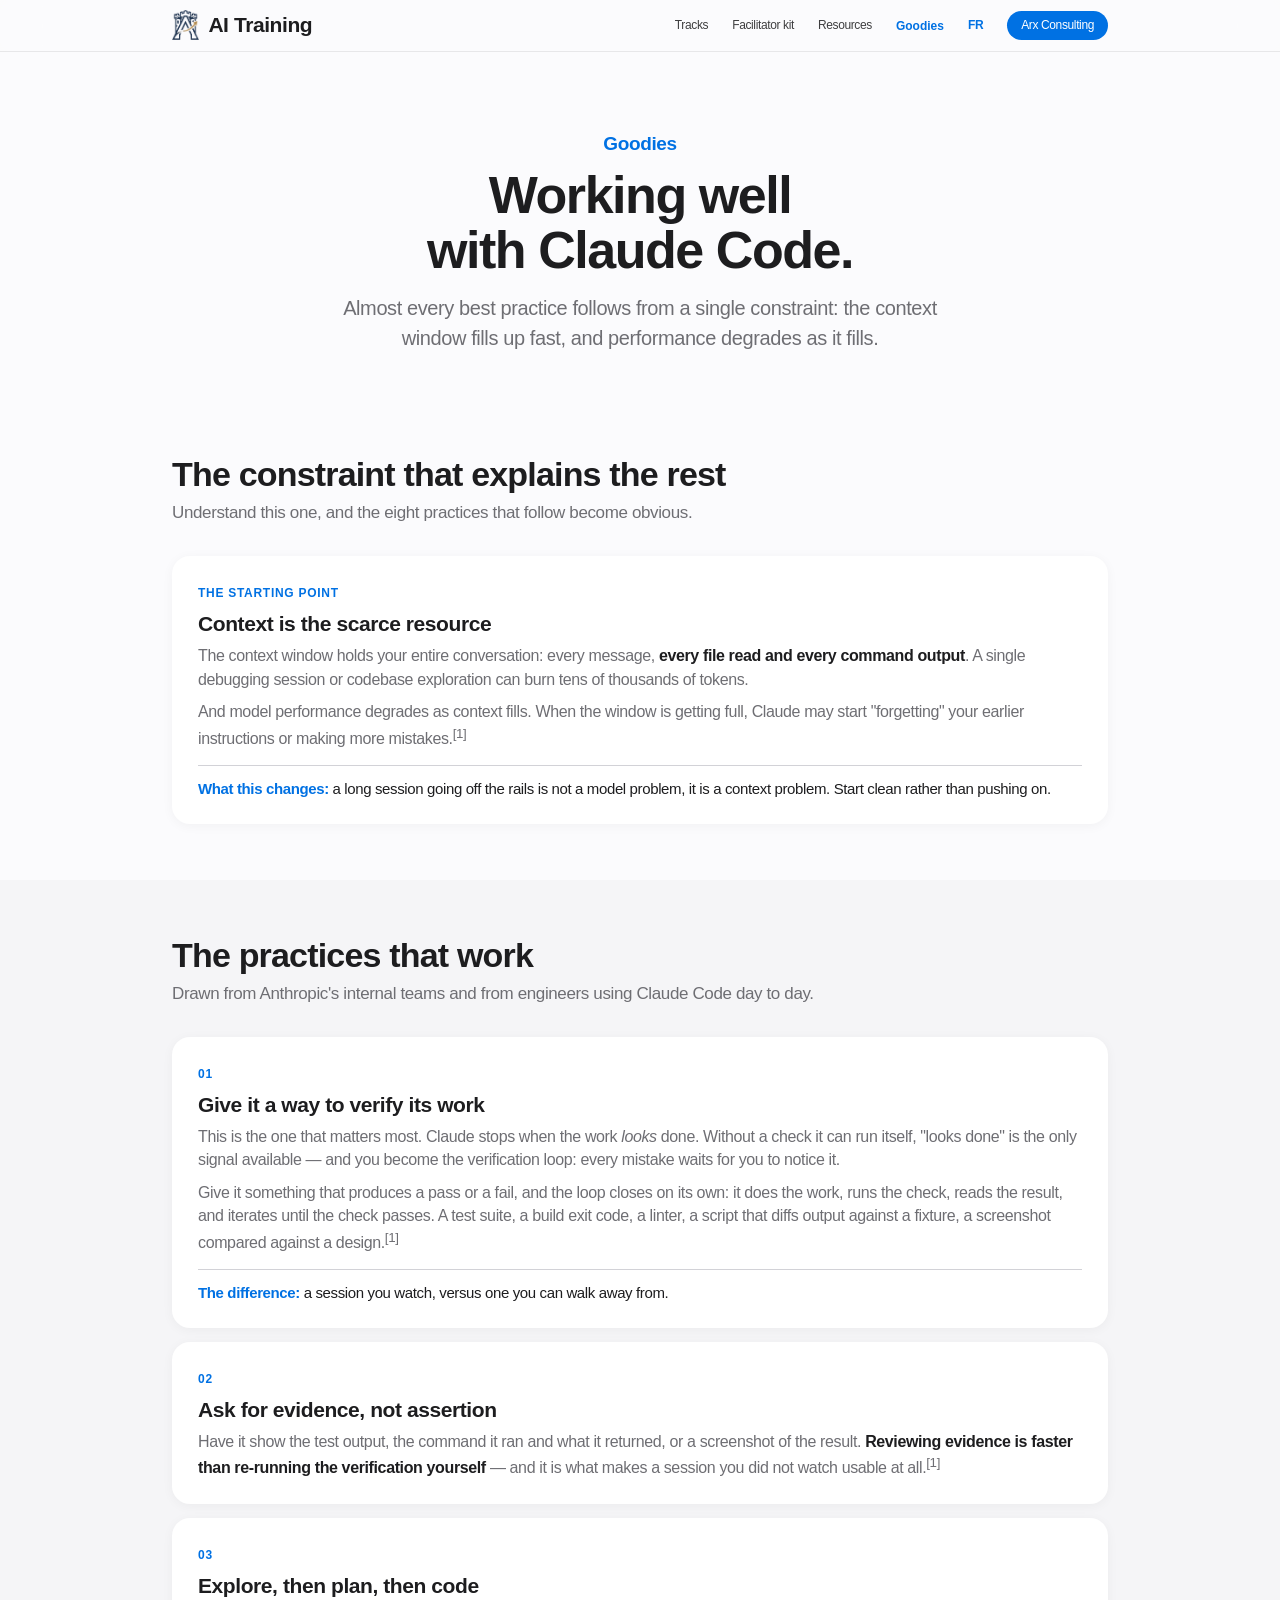
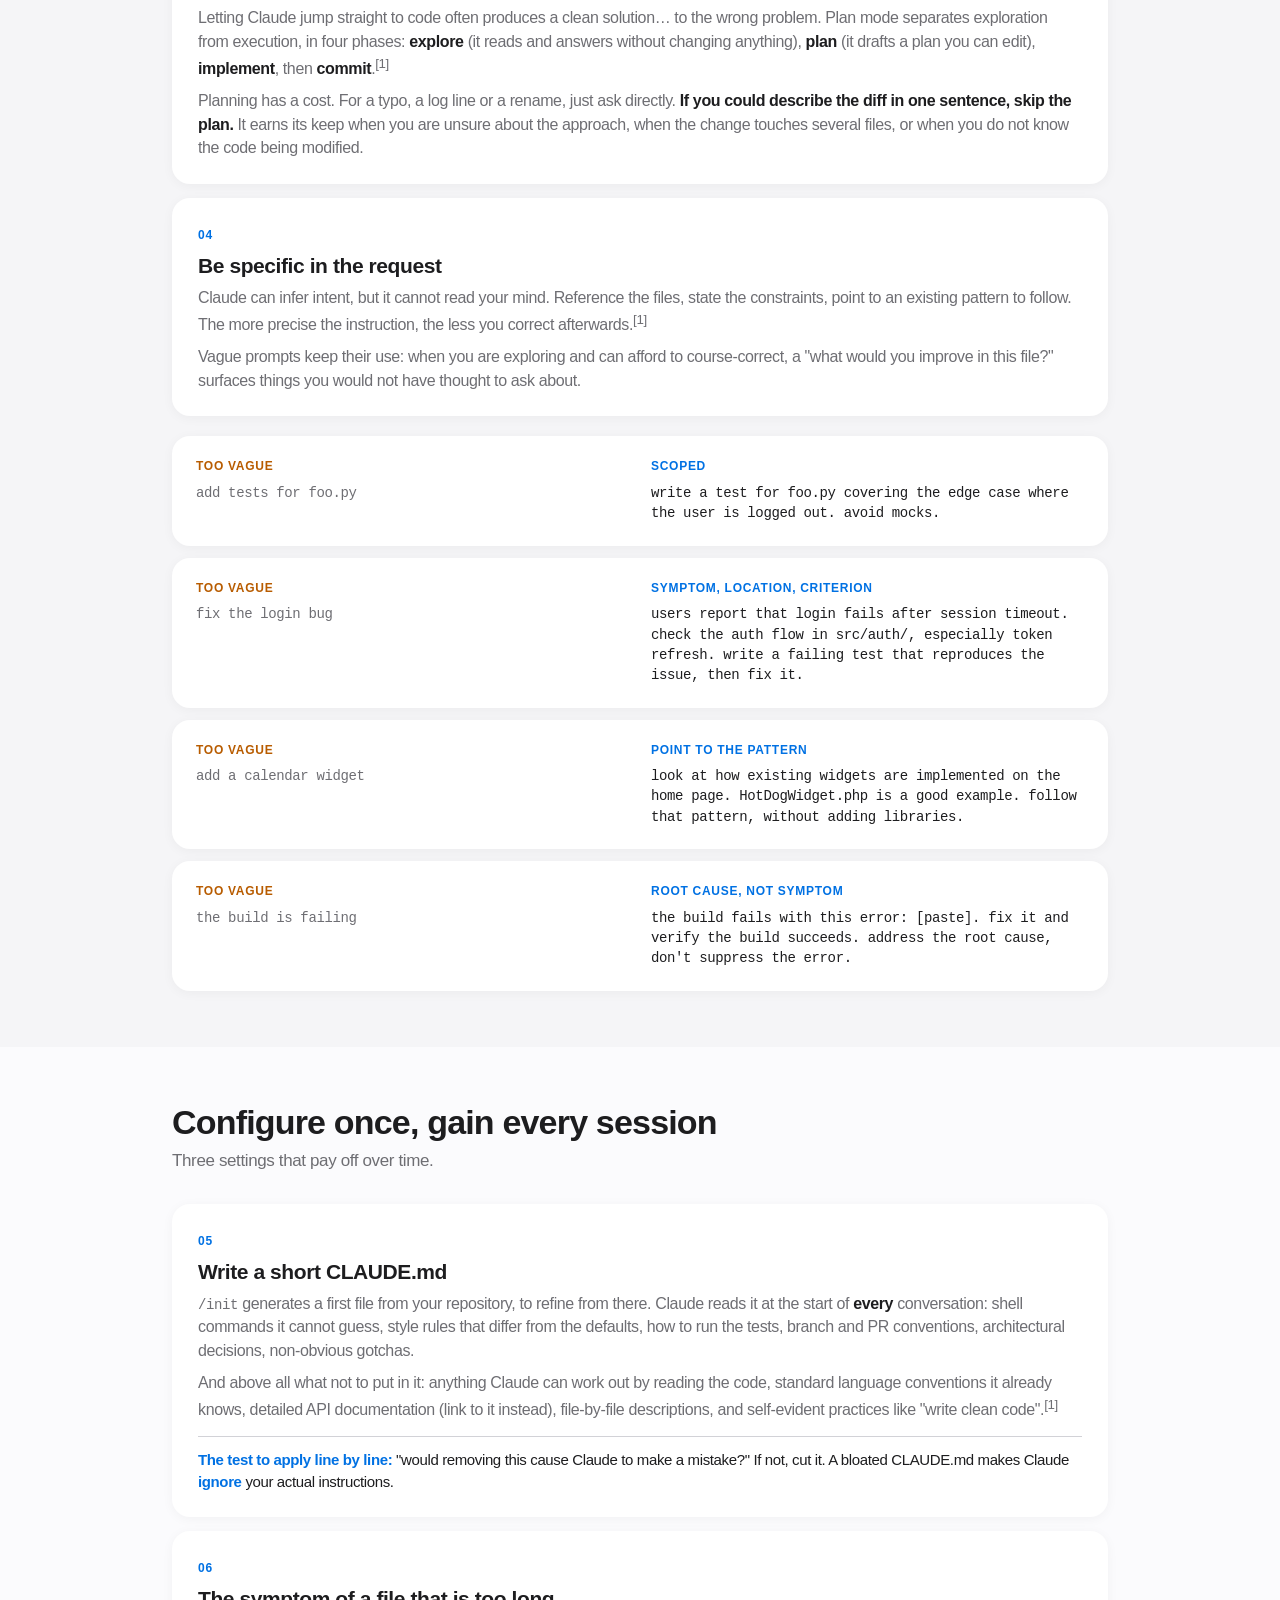
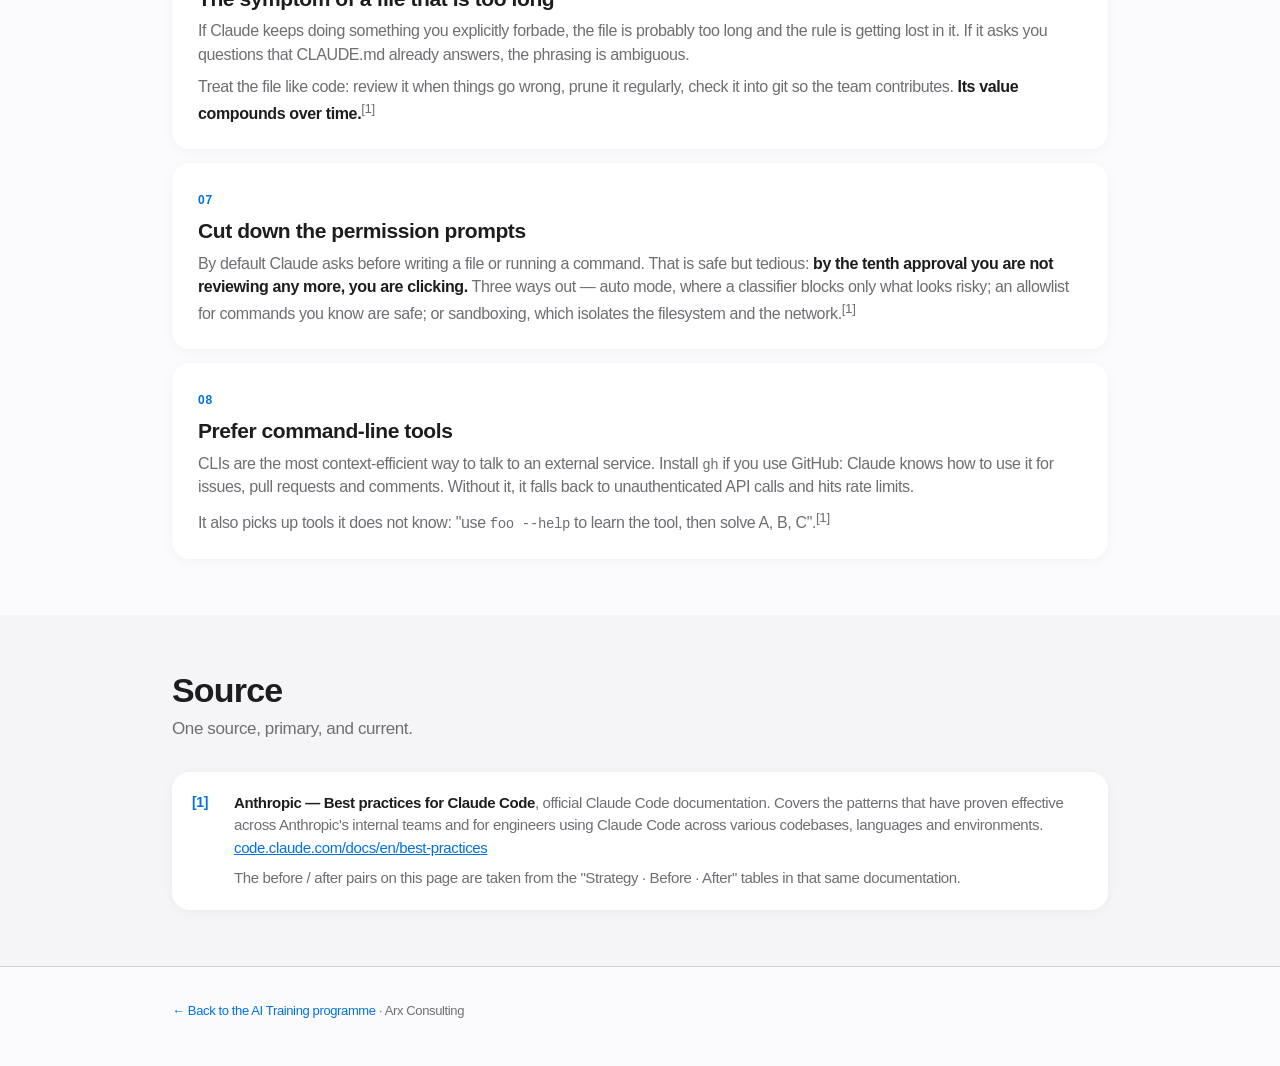
<file: site/commands/claude-code-en.html>
﻿<!DOCTYPE html>
<html lang="en">
<head>
<meta charset="utf-8">
<meta name="viewport" content="width=device-width, initial-scale=1, viewport-fit=cover">
<title>Working well with Claude Code | Arx Consulting</title>
<meta name="description" content="The practices that work with Claude Code, from Anthropic's official documentation: manage context, give it a way to verify, explore before coding, write a short CLAUDE.md.">
<meta name="theme-color" content="#fbfbfd">
<meta name="robots" content="noindex, nofollow">
<link rel="stylesheet" href="goodies.css?v=2">
<link rel="icon" type="image/png" sizes="32x32" href="../favicon-32x32.png">
<link rel="icon" type="image/png" sizes="16x16" href="../favicon-16x16.png">
<link rel="icon" type="image/png" href="../favicon.png">
<link rel="shortcut icon" href="../favicon.ico">
<link rel="apple-touch-icon" sizes="180x180" href="../apple-touch-icon.png">
</head>
<body>

<nav class="nav">
  <div class="wrap">
    <a class="brand" href="../index-en.html"><img src="../arx-logo.png" alt="Arx Consulting" width="242" height="264" decoding="async">AI Training</a>
    <div class="nav-links">
      <a href="../index-en.html#tracks">Tracks</a>
      <a href="../index-en.html#kit">Facilitator kit</a>
      <a href="../index-en.html#resources">Resources</a>
      <div class="dd" id="dd">
        <button class="dd-t" id="ddt" aria-expanded="false" aria-controls="ddm">Goodies</button>
        <div class="dd-m" id="ddm">
          <a href="index-en.html">The commands</a>
          <a class="here" href="claude-code-en.html">Working well with Claude Code</a>
          <a href="cowork-en.html">Delegating with Claude Cowork</a>
          <a href="chat-en.html">Asking well in chat</a>
          <a href="../Genese-de-l-IA.pdf" target="_blank" rel="noopener">The deck (PDF)</a>
        </div>
      </div>
      <a class="lang" href="claude-code.html" hreflang="fr">FR</a>
      <a class="nav-cta" href="https://arx-consulting.com/index.html">Arx Consulting</a>
    </div>
  </div>
</nav>

<header class="hero" id="top">
  <div class="wrap">
    <p class="eyebrow">Goodies</p>
    <h1>Working well<br>with Claude Code.</h1>
    <p class="lead">Almost every best practice follows from a single constraint: the context window fills up fast, and performance degrades as it fills.</p>
  </div>
</header>

<section id="ground">
  <div class="wrap">
    <h2>The constraint that explains the rest</h2>
    <p class="sub">Understand this one, and the eight practices that follow become obvious.</p>

    <div class="pr">
      <article>
        <span class="k">The starting point</span>
        <h3>Context is the scarce resource</h3>
        <p>The context window holds your entire conversation: every message, <b>every file read and every command output</b>. A single debugging session or codebase exploration can burn tens of thousands of tokens.</p>
        <p>And model performance degrades as context fills. When the window is getting full, Claude may start "forgetting" your earlier instructions or making more mistakes.<sup>[1]</sup></p>
        <span class="why"><b>What this changes:</b> a long session going off the rails is not a model problem, it is a context problem. Start clean rather than pushing on.</span>
      </article>
    </div>
  </div>
</section>

<section id="practices" class="alt">
  <div class="wrap">
    <h2>The practices that work</h2>
    <p class="sub">Drawn from Anthropic's internal teams and from engineers using Claude Code day to day.</p>

    <div class="pr">

      <article>
        <span class="k">01</span>
        <h3>Give it a way to verify its work</h3>
        <p>This is the one that matters most. Claude stops when the work <i>looks</i> done. Without a check it can run itself, "looks done" is the only signal available — and you become the verification loop: every mistake waits for you to notice it.</p>
        <p>Give it something that produces a pass or a fail, and the loop closes on its own: it does the work, runs the check, reads the result, and iterates until the check passes. A test suite, a build exit code, a linter, a script that diffs output against a fixture, a screenshot compared against a design.<sup>[1]</sup></p>
        <span class="why"><b>The difference:</b> a session you watch, versus one you can walk away from.</span>
      </article>

      <article>
        <span class="k">02</span>
        <h3>Ask for evidence, not assertion</h3>
        <p>Have it show the test output, the command it ran and what it returned, or a screenshot of the result. <b>Reviewing evidence is faster than re-running the verification yourself</b> — and it is what makes a session you did not watch usable at all.<sup>[1]</sup></p>
      </article>

      <article>
        <span class="k">03</span>
        <h3>Explore, then plan, then code</h3>
        <p>Letting Claude jump straight to code often produces a clean solution… to the wrong problem. Plan mode separates exploration from execution, in four phases: <b>explore</b> (it reads and answers without changing anything), <b>plan</b> (it drafts a plan you can edit), <b>implement</b>, then <b>commit</b>.<sup>[1]</sup></p>
        <p>Planning has a cost. For a typo, a log line or a rename, just ask directly. <b>If you could describe the diff in one sentence, skip the plan.</b> It earns its keep when you are unsure about the approach, when the change touches several files, or when you do not know the code being modified.</p>
      </article>

      <article>
        <span class="k">04</span>
        <h3>Be specific in the request</h3>
        <p>Claude can infer intent, but it cannot read your mind. Reference the files, state the constraints, point to an existing pattern to follow. The more precise the instruction, the less you correct afterwards.<sup>[1]</sup></p>
        <p>Vague prompts keep their use: when you are exploring and can afford to course-correct, a "what would you improve in this file?" surfaces things you would not have thought to ask about.</p>
      </article>

    </div>

    <div class="ba">
      <div class="p">
        <div class="no"><b>Too vague</b><q>add tests for foo.py</q></div>
        <div class="ok"><b>Scoped</b><q>write a test for foo.py covering the edge case where the user is logged out. avoid mocks.</q></div>
      </div>
      <div class="p">
        <div class="no"><b>Too vague</b><q>fix the login bug</q></div>
        <div class="ok"><b>Symptom, location, criterion</b><q>users report that login fails after session timeout. check the auth flow in src/auth/, especially token refresh. write a failing test that reproduces the issue, then fix it.</q></div>
      </div>
      <div class="p">
        <div class="no"><b>Too vague</b><q>add a calendar widget</q></div>
        <div class="ok"><b>Point to the pattern</b><q>look at how existing widgets are implemented on the home page. HotDogWidget.php is a good example. follow that pattern, without adding libraries.</q></div>
      </div>
      <div class="p">
        <div class="no"><b>Too vague</b><q>the build is failing</q></div>
        <div class="ok"><b>Root cause, not symptom</b><q>the build fails with this error: [paste]. fix it and verify the build succeeds. address the root cause, don't suppress the error.</q></div>
      </div>
    </div>
  </div>
</section>

<section id="setup">
  <div class="wrap">
    <h2>Configure once, gain every session</h2>
    <p class="sub">Three settings that pay off over time.</p>

    <div class="pr">

      <article>
        <span class="k">05</span>
        <h3>Write a short CLAUDE.md</h3>
        <p><code style="font-family:var(--mono);font-size:14px">/init</code> generates a first file from your repository, to refine from there. Claude reads it at the start of <b>every</b> conversation: shell commands it cannot guess, style rules that differ from the defaults, how to run the tests, branch and PR conventions, architectural decisions, non-obvious gotchas.</p>
        <p>And above all what not to put in it: anything Claude can work out by reading the code, standard language conventions it already knows, detailed API documentation (link to it instead), file-by-file descriptions, and self-evident practices like "write clean code".<sup>[1]</sup></p>
        <span class="why"><b>The test to apply line by line:</b> "would removing this cause Claude to make a mistake?" If not, cut it. A bloated CLAUDE.md makes Claude <b>ignore</b> your actual instructions.</span>
      </article>

      <article>
        <span class="k">06</span>
        <h3>The symptom of a file that is too long</h3>
        <p>If Claude keeps doing something you explicitly forbade, the file is probably too long and the rule is getting lost in it. If it asks you questions that CLAUDE.md already answers, the phrasing is ambiguous.</p>
        <p>Treat the file like code: review it when things go wrong, prune it regularly, check it into git so the team contributes. <b>Its value compounds over time.</b><sup>[1]</sup></p>
      </article>

      <article>
        <span class="k">07</span>
        <h3>Cut down the permission prompts</h3>
        <p>By default Claude asks before writing a file or running a command. That is safe but tedious: <b>by the tenth approval you are not reviewing any more, you are clicking.</b> Three ways out — auto mode, where a classifier blocks only what looks risky; an allowlist for commands you know are safe; or sandboxing, which isolates the filesystem and the network.<sup>[1]</sup></p>
      </article>

      <article>
        <span class="k">08</span>
        <h3>Prefer command-line tools</h3>
        <p>CLIs are the most context-efficient way to talk to an external service. Install <code style="font-family:var(--mono);font-size:14px">gh</code> if you use GitHub: Claude knows how to use it for issues, pull requests and comments. Without it, it falls back to unauthenticated API calls and hits rate limits.</p>
        <p>It also picks up tools it does not know: "use <code style="font-family:var(--mono);font-size:14px">foo --help</code> to learn the tool, then solve A, B, C".<sup>[1]</sup></p>
      </article>

    </div>
  </div>
</section>

<section id="sources" class="alt">
  <div class="wrap">
    <h2>Source</h2>
    <p class="sub">One source, primary, and current.</p>
    <ol class="srcs">
      <li><b>Anthropic — Best practices for Claude Code</b>, official Claude Code documentation. Covers the patterns that have proven effective across Anthropic's internal teams and for engineers using Claude Code across various codebases, languages and environments.<br>
      <a href="https://code.claude.com/docs/en/best-practices" target="_blank" rel="noopener">code.claude.com/docs/en/best-practices</a>
      <span style="display:block;margin-top:8px">The before / after pairs on this page are taken from the "Strategy · Before · After" tables in that same documentation.</span></li>
    </ol>
  </div>
</section>

<footer>
  <div class="wrap">
    <a href="../index-en.html">← Back to the AI Training programme</a> · Arx Consulting
  </div>
</footer>

<script>
(function(){
  const dd=document.getElementById("dd"), t=document.getElementById("ddt");
  if(!dd) return;
  t.addEventListener("click",e=>{
    e.stopPropagation();
    const open=dd.classList.toggle("open");
    t.setAttribute("aria-expanded",open?"true":"false");
  });
  document.addEventListener("click",()=>{dd.classList.remove("open");t.setAttribute("aria-expanded","false");});
  document.addEventListener("keydown",e=>{if(e.key==="Escape"){dd.classList.remove("open");t.setAttribute("aria-expanded","false");}});
})();
</script>

</body>
</html>
</file>
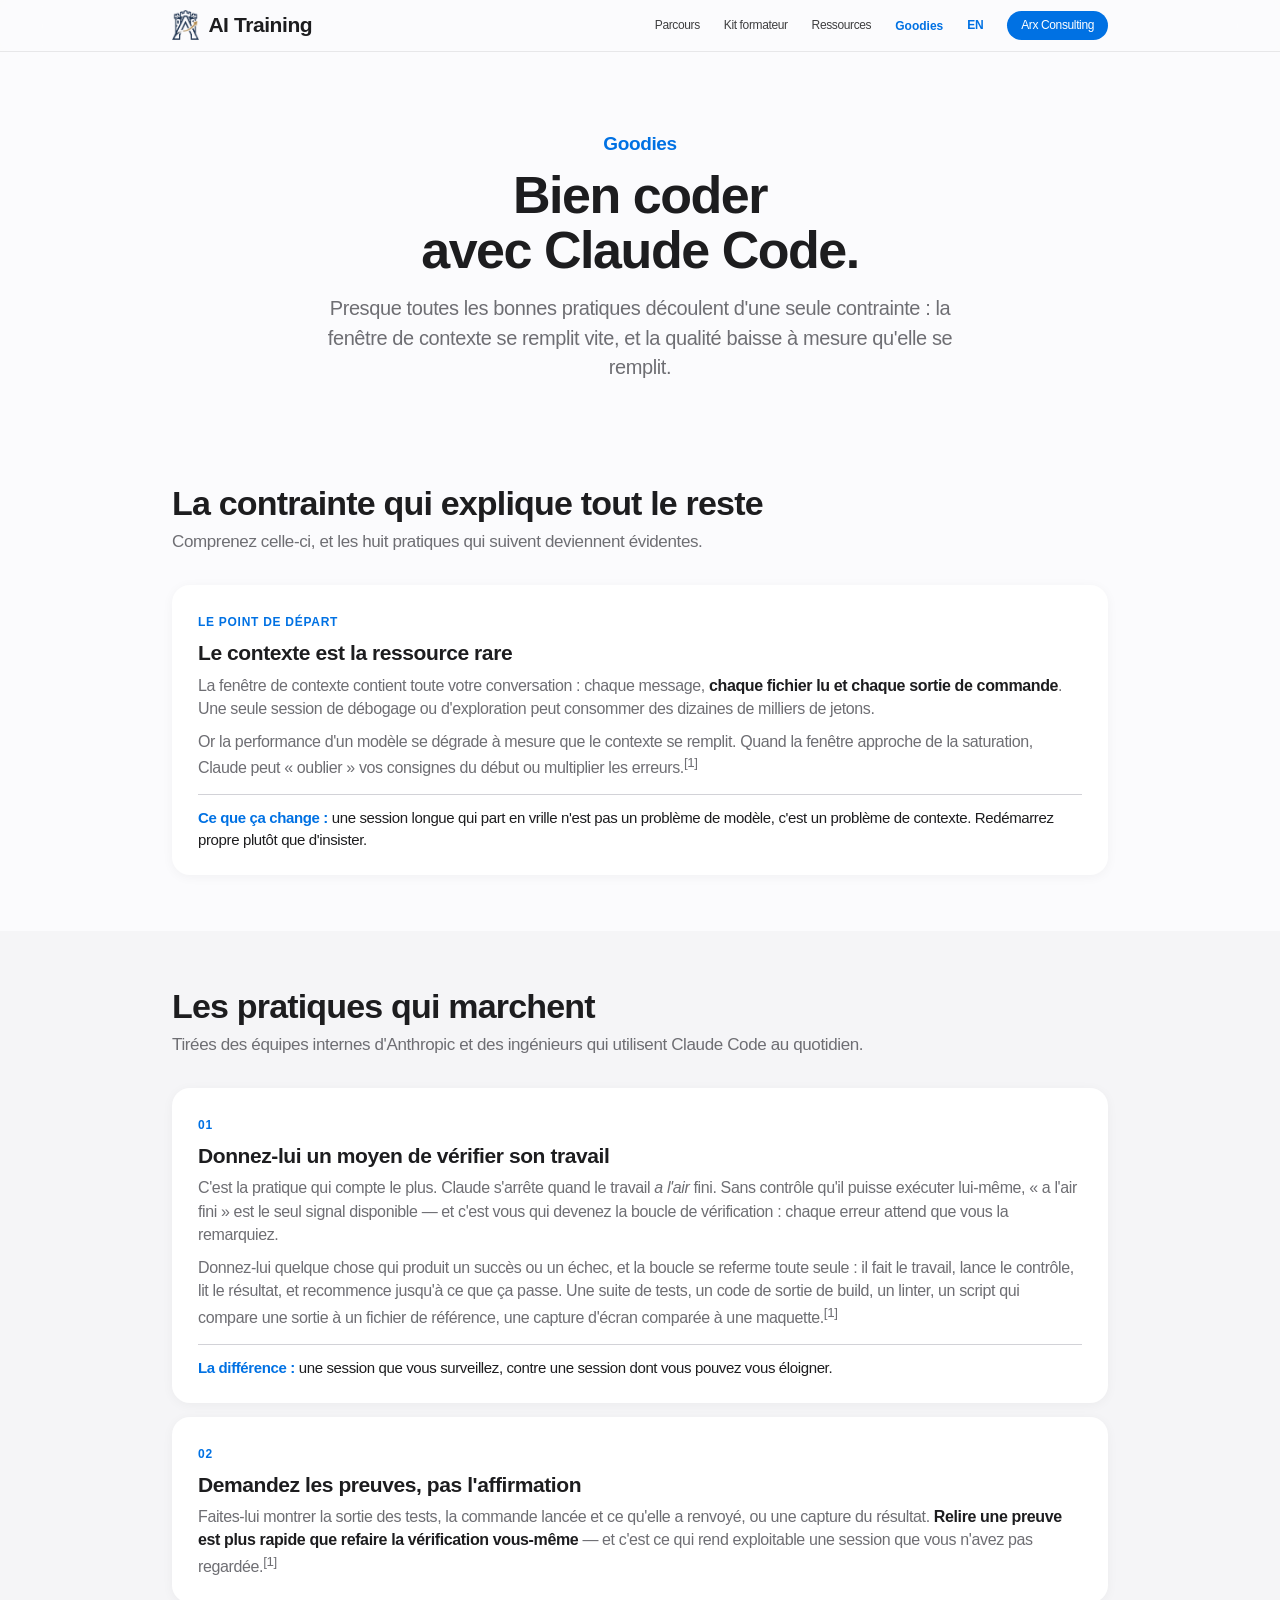
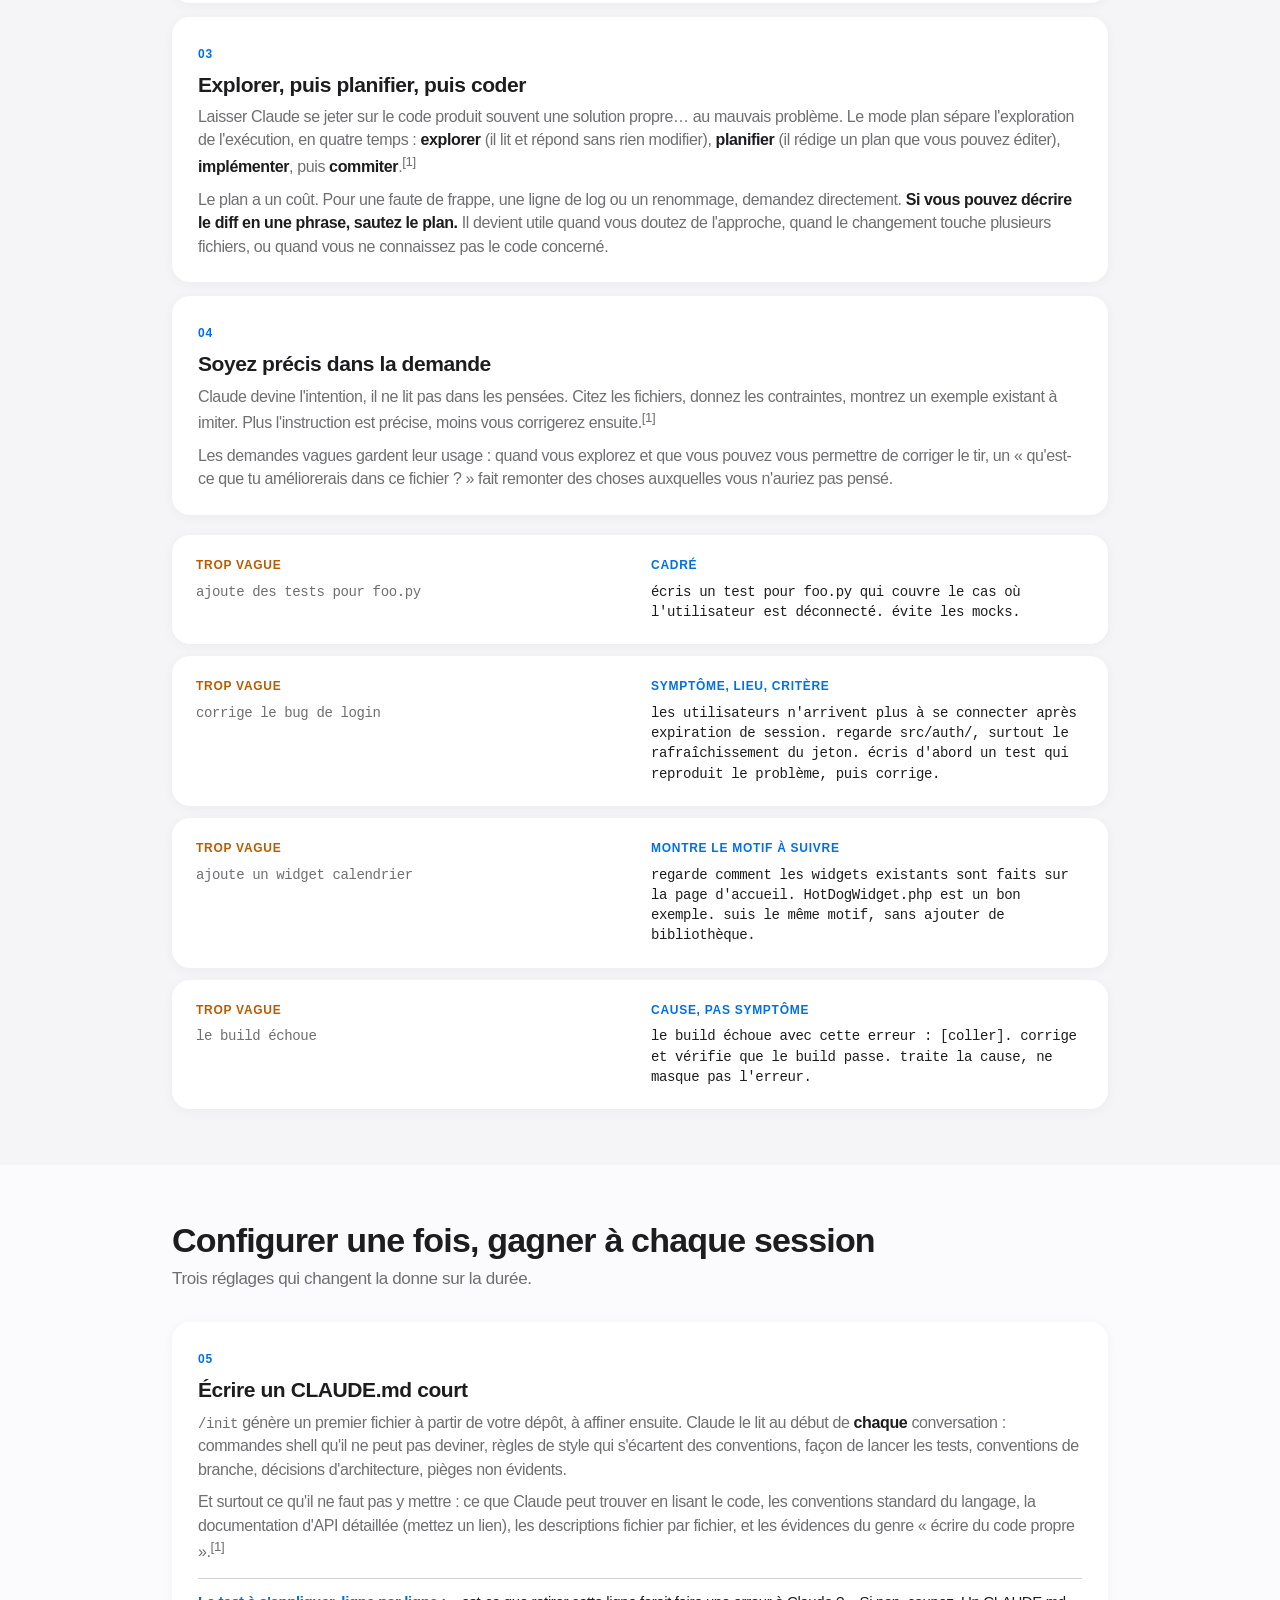
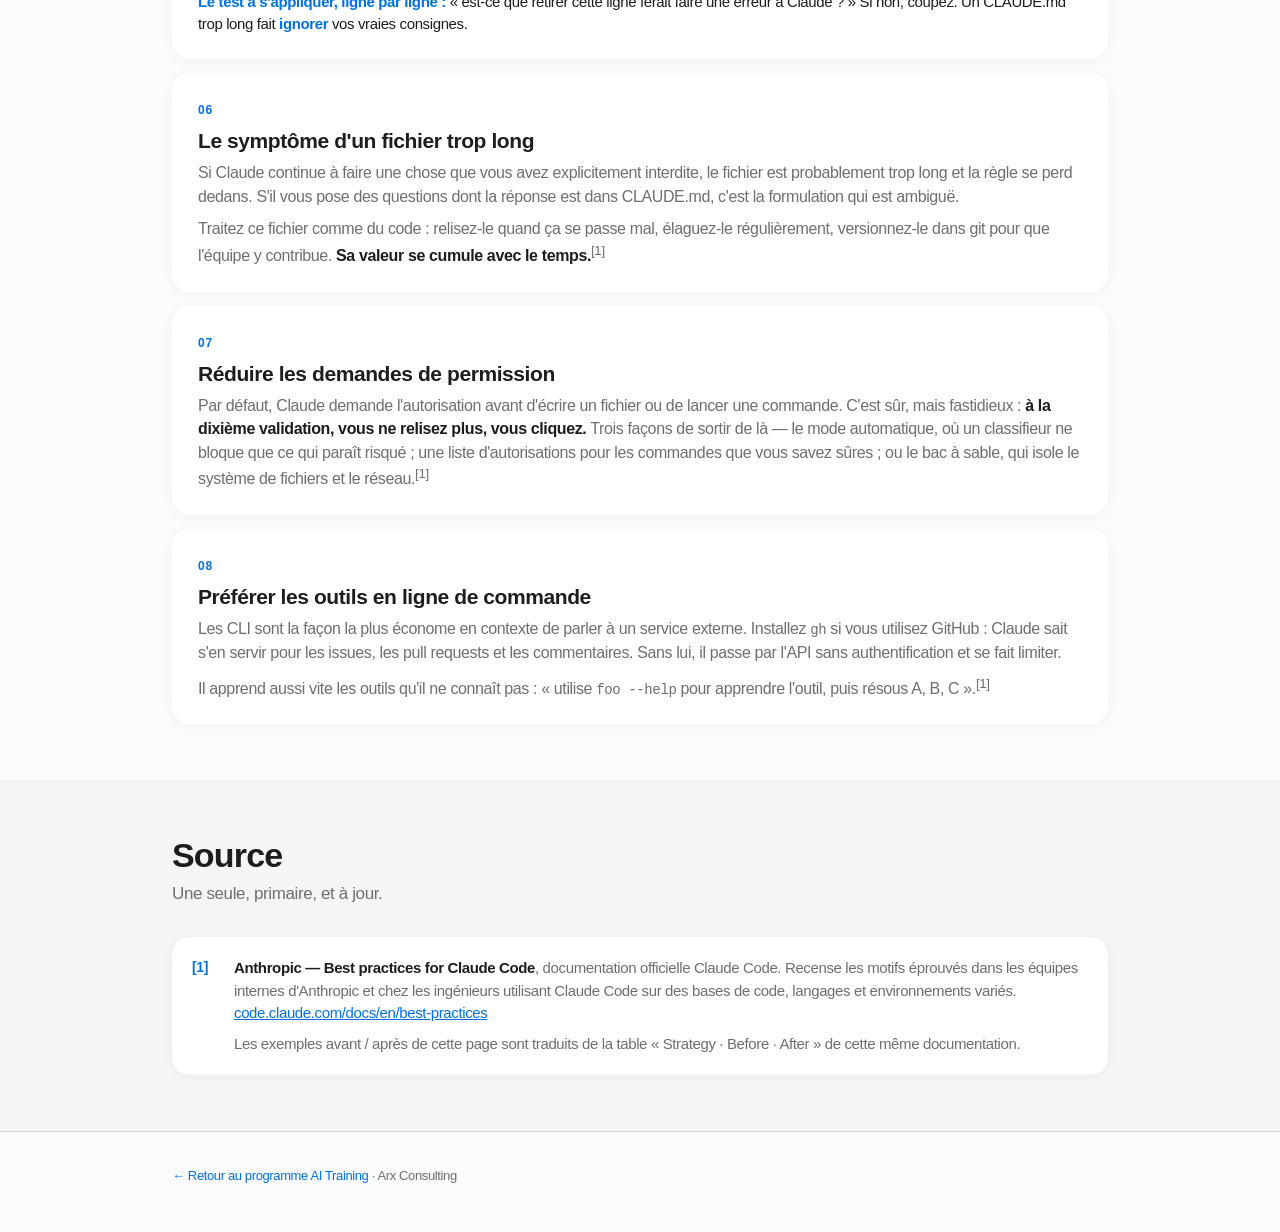
<file: site/commands/claude-code.html>
﻿<!DOCTYPE html>
<html lang="fr">
<head>
<meta charset="utf-8">
<meta name="viewport" content="width=device-width, initial-scale=1, viewport-fit=cover">
<title>Bien coder avec Claude Code | Arx Consulting</title>
<meta name="description" content="Les pratiques qui marchent avec Claude Code, d'après la documentation officielle Anthropic : gérer le contexte, donner un moyen de vérifier, explorer avant de coder, écrire un bon CLAUDE.md.">
<meta name="theme-color" content="#fbfbfd">
<meta name="robots" content="noindex, nofollow">
<link rel="stylesheet" href="goodies.css?v=2">
<link rel="icon" type="image/png" sizes="32x32" href="../favicon-32x32.png">
<link rel="icon" type="image/png" sizes="16x16" href="../favicon-16x16.png">
<link rel="icon" type="image/png" href="../favicon.png">
<link rel="shortcut icon" href="../favicon.ico">
<link rel="apple-touch-icon" sizes="180x180" href="../apple-touch-icon.png">
</head>
<body>

<nav class="nav">
  <div class="wrap">
    <a class="brand" href="../index.html"><img src="../arx-logo.png" alt="Arx Consulting" width="242" height="264" decoding="async">AI Training</a>
    <div class="nav-links">
      <a href="../index.html#parcours">Parcours</a>
      <a href="../index.html#kit">Kit formateur</a>
      <a href="../index.html#ressources">Ressources</a>
      <div class="dd" id="dd">
        <button class="dd-t" id="ddt" aria-expanded="false" aria-controls="ddm">Goodies</button>
        <div class="dd-m" id="ddm">
          <a href="./">Les commandes</a>
          <a class="here" href="claude-code.html">Bien coder avec Claude Code</a>
          <a href="cowork.html">Déléguer avec Claude Cowork</a>
          <a href="chat.html">Bien demander en chat</a>
          <a href="../Genese-de-l-IA.pdf" target="_blank" rel="noopener">La présentation (PDF)</a>
        </div>
      </div>
      <a class="lang" href="claude-code-en.html" hreflang="en">EN</a>
      <a class="nav-cta" href="https://arx-consulting.com/index-fr.html">Arx Consulting</a>
    </div>
  </div>
</nav>

<header class="hero" id="top">
  <div class="wrap">
    <p class="eyebrow">Goodies</p>
    <h1>Bien coder<br>avec Claude Code.</h1>
    <p class="lead">Presque toutes les bonnes pratiques découlent d'une seule contrainte : la fenêtre de contexte se remplit vite, et la qualité baisse à mesure qu'elle se remplit.</p>
  </div>
</header>

<section id="socle">
  <div class="wrap">
    <h2>La contrainte qui explique tout le reste</h2>
    <p class="sub">Comprenez celle-ci, et les huit pratiques qui suivent deviennent évidentes.</p>

    <div class="pr">
      <article>
        <span class="k">Le point de départ</span>
        <h3>Le contexte est la ressource rare</h3>
        <p>La fenêtre de contexte contient toute votre conversation : chaque message, <b>chaque fichier lu et chaque sortie de commande</b>. Une seule session de débogage ou d'exploration peut consommer des dizaines de milliers de jetons.</p>
        <p>Or la performance d'un modèle se dégrade à mesure que le contexte se remplit. Quand la fenêtre approche de la saturation, Claude peut « oublier » vos consignes du début ou multiplier les erreurs.<sup>[1]</sup></p>
        <span class="why"><b>Ce que ça change :</b> une session longue qui part en vrille n'est pas un problème de modèle, c'est un problème de contexte. Redémarrez propre plutôt que d'insister.</span>
      </article>
    </div>
  </div>
</section>

<section id="pratiques" class="alt">
  <div class="wrap">
    <h2>Les pratiques qui marchent</h2>
    <p class="sub">Tirées des équipes internes d'Anthropic et des ingénieurs qui utilisent Claude Code au quotidien.</p>

    <div class="pr">

      <article>
        <span class="k">01</span>
        <h3>Donnez-lui un moyen de vérifier son travail</h3>
        <p>C'est la pratique qui compte le plus. Claude s'arrête quand le travail <i>a l'air</i> fini. Sans contrôle qu'il puisse exécuter lui-même, « a l'air fini » est le seul signal disponible — et c'est vous qui devenez la boucle de vérification : chaque erreur attend que vous la remarquiez.</p>
        <p>Donnez-lui quelque chose qui produit un succès ou un échec, et la boucle se referme toute seule : il fait le travail, lance le contrôle, lit le résultat, et recommence jusqu'à ce que ça passe. Une suite de tests, un code de sortie de build, un linter, un script qui compare une sortie à un fichier de référence, une capture d'écran comparée à une maquette.<sup>[1]</sup></p>
        <span class="why"><b>La différence :</b> une session que vous surveillez, contre une session dont vous pouvez vous éloigner.</span>
      </article>

      <article>
        <span class="k">02</span>
        <h3>Demandez les preuves, pas l'affirmation</h3>
        <p>Faites-lui montrer la sortie des tests, la commande lancée et ce qu'elle a renvoyé, ou une capture du résultat. <b>Relire une preuve est plus rapide que refaire la vérification vous-même</b> — et c'est ce qui rend exploitable une session que vous n'avez pas regardée.<sup>[1]</sup></p>
      </article>

      <article>
        <span class="k">03</span>
        <h3>Explorer, puis planifier, puis coder</h3>
        <p>Laisser Claude se jeter sur le code produit souvent une solution propre… au mauvais problème. Le mode plan sépare l'exploration de l'exécution, en quatre temps : <b>explorer</b> (il lit et répond sans rien modifier), <b>planifier</b> (il rédige un plan que vous pouvez éditer), <b>implémenter</b>, puis <b>commiter</b>.<sup>[1]</sup></p>
        <p>Le plan a un coût. Pour une faute de frappe, une ligne de log ou un renommage, demandez directement. <b>Si vous pouvez décrire le diff en une phrase, sautez le plan.</b> Il devient utile quand vous doutez de l'approche, quand le changement touche plusieurs fichiers, ou quand vous ne connaissez pas le code concerné.</p>
      </article>

      <article>
        <span class="k">04</span>
        <h3>Soyez précis dans la demande</h3>
        <p>Claude devine l'intention, il ne lit pas dans les pensées. Citez les fichiers, donnez les contraintes, montrez un exemple existant à imiter. Plus l'instruction est précise, moins vous corrigerez ensuite.<sup>[1]</sup></p>
        <p>Les demandes vagues gardent leur usage : quand vous explorez et que vous pouvez vous permettre de corriger le tir, un « qu'est-ce que tu améliorerais dans ce fichier ? » fait remonter des choses auxquelles vous n'auriez pas pensé.</p>
      </article>

    </div>

    <div class="ba">
      <div class="p">
        <div class="no"><b>Trop vague</b><q>ajoute des tests pour foo.py</q></div>
        <div class="ok"><b>Cadré</b><q>écris un test pour foo.py qui couvre le cas où l'utilisateur est déconnecté. évite les mocks.</q></div>
      </div>
      <div class="p">
        <div class="no"><b>Trop vague</b><q>corrige le bug de login</q></div>
        <div class="ok"><b>Symptôme, lieu, critère</b><q>les utilisateurs n'arrivent plus à se connecter après expiration de session. regarde src/auth/, surtout le rafraîchissement du jeton. écris d'abord un test qui reproduit le problème, puis corrige.</q></div>
      </div>
      <div class="p">
        <div class="no"><b>Trop vague</b><q>ajoute un widget calendrier</q></div>
        <div class="ok"><b>Montre le motif à suivre</b><q>regarde comment les widgets existants sont faits sur la page d'accueil. HotDogWidget.php est un bon exemple. suis le même motif, sans ajouter de bibliothèque.</q></div>
      </div>
      <div class="p">
        <div class="no"><b>Trop vague</b><q>le build échoue</q></div>
        <div class="ok"><b>Cause, pas symptôme</b><q>le build échoue avec cette erreur : [coller]. corrige et vérifie que le build passe. traite la cause, ne masque pas l'erreur.</q></div>
      </div>
    </div>
  </div>
</section>

<section id="config">
  <div class="wrap">
    <h2>Configurer une fois, gagner à chaque session</h2>
    <p class="sub">Trois réglages qui changent la donne sur la durée.</p>

    <div class="pr">

      <article>
        <span class="k">05</span>
        <h3>Écrire un CLAUDE.md court</h3>
        <p><code style="font-family:var(--mono);font-size:14px">/init</code> génère un premier fichier à partir de votre dépôt, à affiner ensuite. Claude le lit au début de <b>chaque</b> conversation : commandes shell qu'il ne peut pas deviner, règles de style qui s'écartent des conventions, façon de lancer les tests, conventions de branche, décisions d'architecture, pièges non évidents.</p>
        <p>Et surtout ce qu'il ne faut pas y mettre : ce que Claude peut trouver en lisant le code, les conventions standard du langage, la documentation d'API détaillée (mettez un lien), les descriptions fichier par fichier, et les évidences du genre « écrire du code propre ».<sup>[1]</sup></p>
        <span class="why"><b>Le test à s'appliquer, ligne par ligne :</b> « est-ce que retirer cette ligne ferait faire une erreur à Claude ? » Si non, coupez. Un CLAUDE.md trop long fait <b>ignorer</b> vos vraies consignes.</span>
      </article>

      <article>
        <span class="k">06</span>
        <h3>Le symptôme d'un fichier trop long</h3>
        <p>Si Claude continue à faire une chose que vous avez explicitement interdite, le fichier est probablement trop long et la règle se perd dedans. S'il vous pose des questions dont la réponse est dans CLAUDE.md, c'est la formulation qui est ambiguë.</p>
        <p>Traitez ce fichier comme du code : relisez-le quand ça se passe mal, élaguez-le régulièrement, versionnez-le dans git pour que l'équipe y contribue. <b>Sa valeur se cumule avec le temps.</b><sup>[1]</sup></p>
      </article>

      <article>
        <span class="k">07</span>
        <h3>Réduire les demandes de permission</h3>
        <p>Par défaut, Claude demande l'autorisation avant d'écrire un fichier ou de lancer une commande. C'est sûr, mais fastidieux : <b>à la dixième validation, vous ne relisez plus, vous cliquez.</b> Trois façons de sortir de là — le mode automatique, où un classifieur ne bloque que ce qui paraît risqué ; une liste d'autorisations pour les commandes que vous savez sûres ; ou le bac à sable, qui isole le système de fichiers et le réseau.<sup>[1]</sup></p>
      </article>

      <article>
        <span class="k">08</span>
        <h3>Préférer les outils en ligne de commande</h3>
        <p>Les CLI sont la façon la plus économe en contexte de parler à un service externe. Installez <code style="font-family:var(--mono);font-size:14px">gh</code> si vous utilisez GitHub : Claude sait s'en servir pour les issues, les pull requests et les commentaires. Sans lui, il passe par l'API sans authentification et se fait limiter.</p>
        <p>Il apprend aussi vite les outils qu'il ne connaît pas : « utilise <code style="font-family:var(--mono);font-size:14px">foo --help</code> pour apprendre l'outil, puis résous A, B, C ».<sup>[1]</sup></p>
      </article>

    </div>
  </div>
</section>

<section id="sources" class="alt">
  <div class="wrap">
    <h2>Source</h2>
    <p class="sub">Une seule, primaire, et à jour.</p>
    <ol class="srcs">
      <li><b>Anthropic — Best practices for Claude Code</b>, documentation officielle Claude Code. Recense les motifs éprouvés dans les équipes internes d'Anthropic et chez les ingénieurs utilisant Claude Code sur des bases de code, langages et environnements variés.<br>
      <a href="https://code.claude.com/docs/en/best-practices" target="_blank" rel="noopener">code.claude.com/docs/en/best-practices</a>
      <span style="display:block;margin-top:8px">Les exemples avant / après de cette page sont traduits de la table « Strategy · Before · After » de cette même documentation.</span></li>
    </ol>
  </div>
</section>

<footer>
  <div class="wrap">
    <a href="../index.html">← Retour au programme AI Training</a> · Arx Consulting
  </div>
</footer>

<script>
(function(){
  const dd=document.getElementById("dd"), t=document.getElementById("ddt");
  if(!dd) return;
  t.addEventListener("click",e=>{
    e.stopPropagation();
    const open=dd.classList.toggle("open");
    t.setAttribute("aria-expanded",open?"true":"false");
  });
  document.addEventListener("click",()=>{dd.classList.remove("open");t.setAttribute("aria-expanded","false");});
  document.addEventListener("keydown",e=>{if(e.key==="Escape"){dd.classList.remove("open");t.setAttribute("aria-expanded","false");}});
})();
</script>

</body>
</html>
</file>
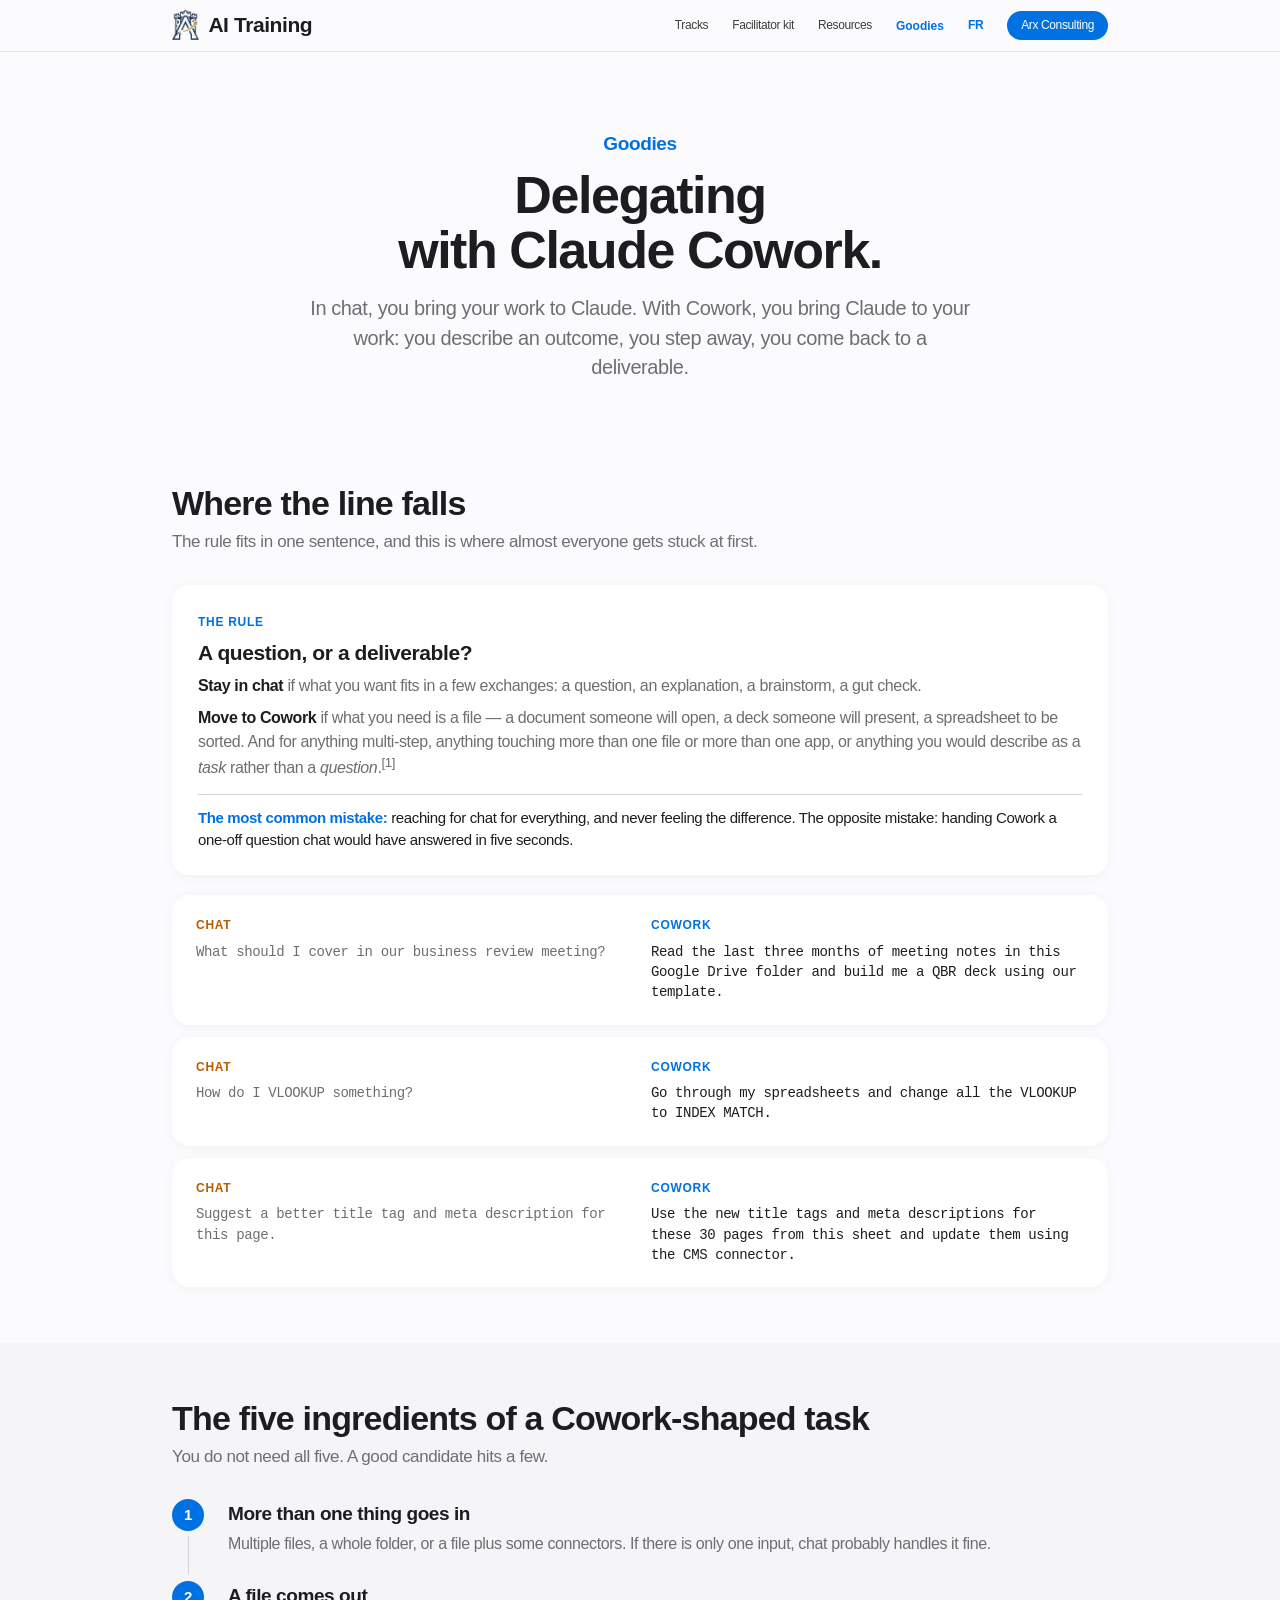
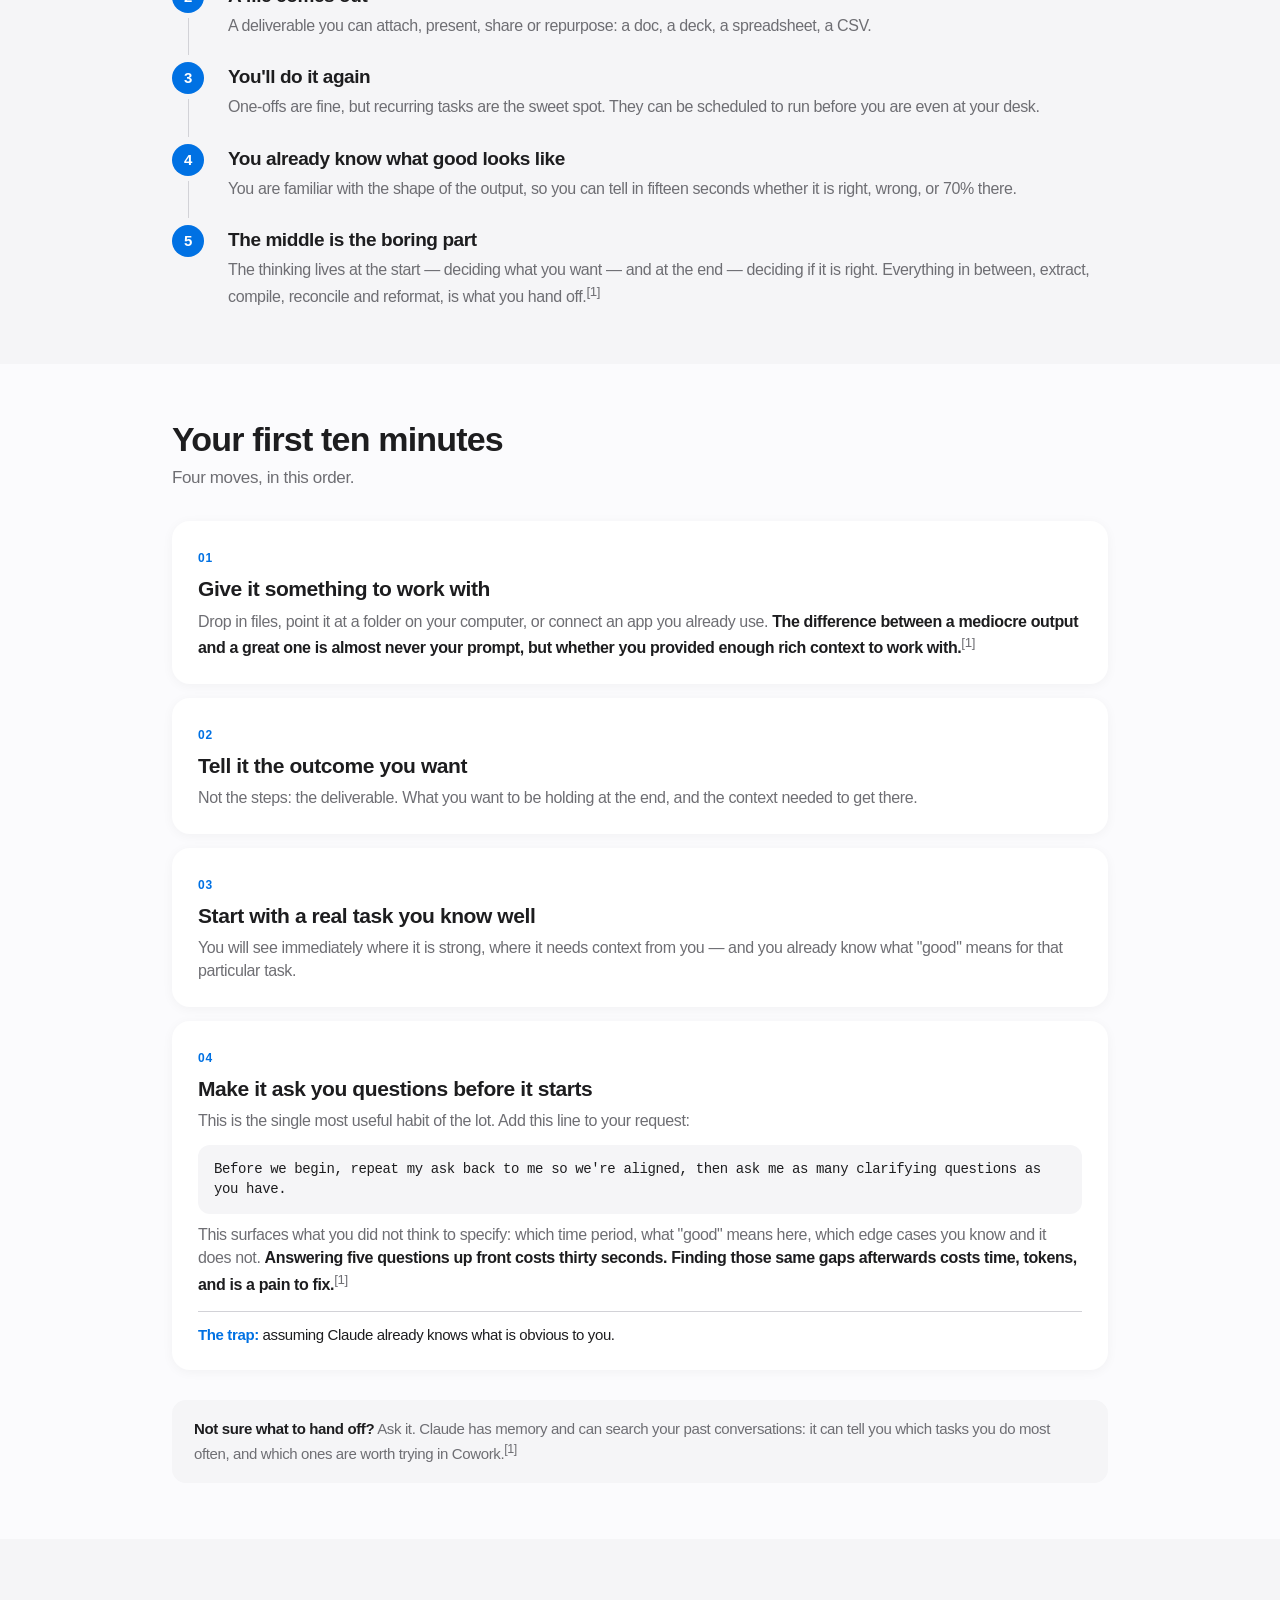
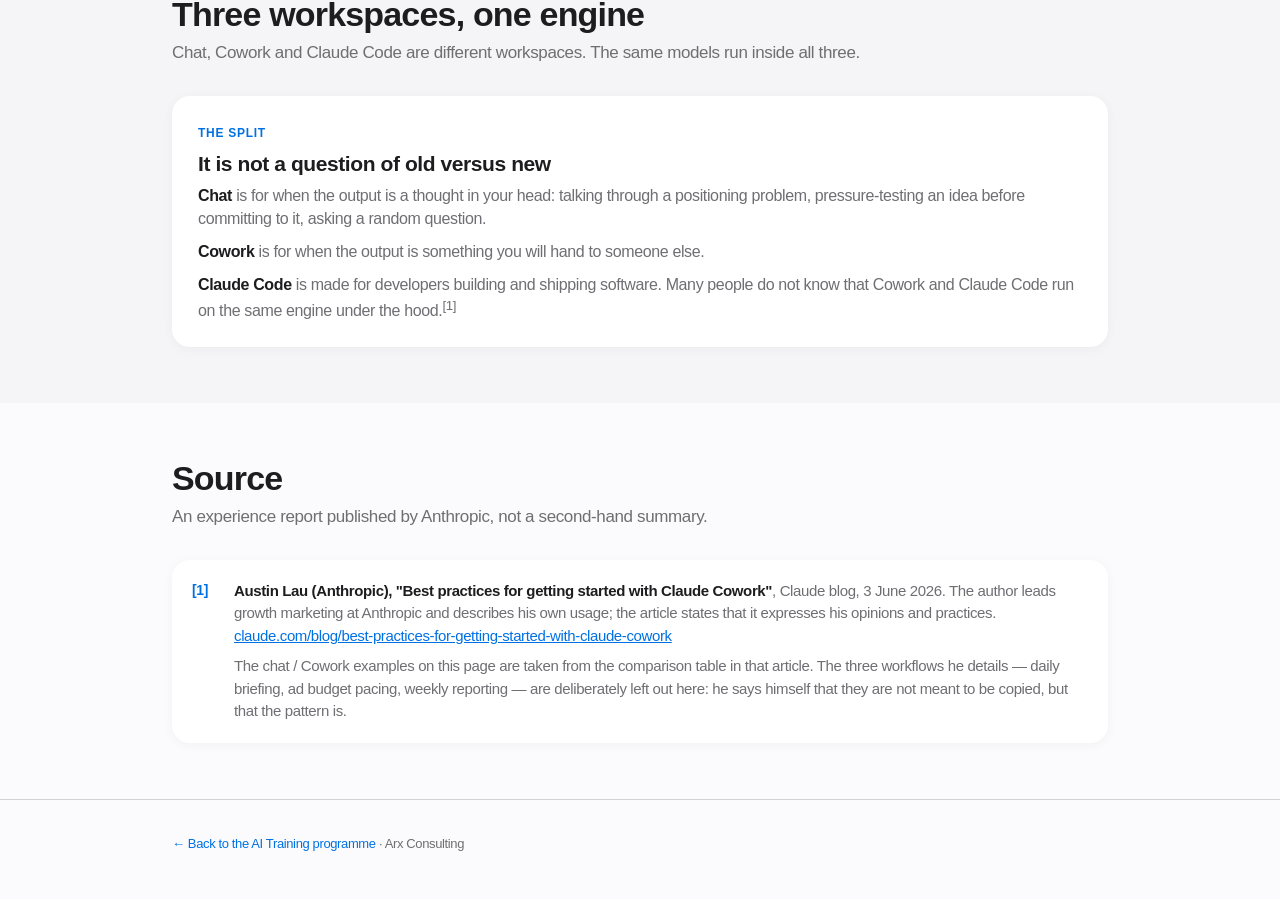
<file: site/commands/cowork-en.html>
﻿<!DOCTYPE html>
<html lang="en">
<head>
<meta charset="utf-8">
<meta name="viewport" content="width=device-width, initial-scale=1, viewport-fit=cover">
<title>Delegating with Claude Cowork | Arx Consulting</title>
<meta name="description" content="When to use Claude Cowork rather than chat, how to recognise a task worth delegating, and the first ten minutes — from the experience report published by Anthropic.">
<meta name="theme-color" content="#fbfbfd">
<meta name="robots" content="noindex, nofollow">
<link rel="stylesheet" href="goodies.css?v=2">
<link rel="icon" type="image/png" sizes="32x32" href="../favicon-32x32.png">
<link rel="icon" type="image/png" sizes="16x16" href="../favicon-16x16.png">
<link rel="icon" type="image/png" href="../favicon.png">
<link rel="shortcut icon" href="../favicon.ico">
<link rel="apple-touch-icon" sizes="180x180" href="../apple-touch-icon.png">
</head>
<body>

<nav class="nav">
  <div class="wrap">
    <a class="brand" href="../index-en.html"><img src="../arx-logo.png" alt="Arx Consulting" width="242" height="264" decoding="async">AI Training</a>
    <div class="nav-links">
      <a href="../index-en.html#tracks">Tracks</a>
      <a href="../index-en.html#kit">Facilitator kit</a>
      <a href="../index-en.html#resources">Resources</a>
      <div class="dd" id="dd">
        <button class="dd-t" id="ddt" aria-expanded="false" aria-controls="ddm">Goodies</button>
        <div class="dd-m" id="ddm">
          <a href="index-en.html">The commands</a>
          <a href="claude-code-en.html">Working well with Claude Code</a>
          <a class="here" href="cowork-en.html">Delegating with Claude Cowork</a>
          <a href="chat-en.html">Asking well in chat</a>
          <a href="../Genese-de-l-IA.pdf" target="_blank" rel="noopener">The deck (PDF)</a>
        </div>
      </div>
      <a class="lang" href="cowork.html" hreflang="fr">FR</a>
      <a class="nav-cta" href="https://arx-consulting.com/index.html">Arx Consulting</a>
    </div>
  </div>
</nav>

<header class="hero" id="top">
  <div class="wrap">
    <p class="eyebrow">Goodies</p>
    <h1>Delegating<br>with Claude Cowork.</h1>
    <p class="lead">In chat, you bring your work to Claude. With Cowork, you bring Claude to your work: you describe an outcome, you step away, you come back to a deliverable.</p>
  </div>
</header>

<section id="line">
  <div class="wrap">
    <h2>Where the line falls</h2>
    <p class="sub">The rule fits in one sentence, and this is where almost everyone gets stuck at first.</p>

    <div class="pr">
      <article>
        <span class="k">The rule</span>
        <h3>A question, or a deliverable?</h3>
        <p><b>Stay in chat</b> if what you want fits in a few exchanges: a question, an explanation, a brainstorm, a gut check.</p>
        <p><b>Move to Cowork</b> if what you need is a file — a document someone will open, a deck someone will present, a spreadsheet to be sorted. And for anything multi-step, anything touching more than one file or more than one app, or anything you would describe as a <i>task</i> rather than a <i>question</i>.<sup>[1]</sup></p>
        <span class="why"><b>The most common mistake:</b> reaching for chat for everything, and never feeling the difference. The opposite mistake: handing Cowork a one-off question chat would have answered in five seconds.</span>
      </article>
    </div>

    <div class="ba">
      <div class="p">
        <div class="no"><b>Chat</b><q>What should I cover in our business review meeting?</q></div>
        <div class="ok"><b>Cowork</b><q>Read the last three months of meeting notes in this Google Drive folder and build me a QBR deck using our template.</q></div>
      </div>
      <div class="p">
        <div class="no"><b>Chat</b><q>How do I VLOOKUP something?</q></div>
        <div class="ok"><b>Cowork</b><q>Go through my spreadsheets and change all the VLOOKUP to INDEX MATCH.</q></div>
      </div>
      <div class="p">
        <div class="no"><b>Chat</b><q>Suggest a better title tag and meta description for this page.</q></div>
        <div class="ok"><b>Cowork</b><q>Use the new title tags and meta descriptions for these 30 pages from this sheet and update them using the CMS connector.</q></div>
      </div>
    </div>
  </div>
</section>

<section id="checklist" class="alt">
  <div class="wrap">
    <h2>The five ingredients of a Cowork-shaped task</h2>
    <p class="sub">You do not need all five. A good candidate hits a few.</p>

    <ol class="steps">
      <li>
        <b>More than one thing goes in</b>
        <p>Multiple files, a whole folder, or a file plus some connectors. If there is only one input, chat probably handles it fine.</p>
      </li>
      <li>
        <b>A file comes out</b>
        <p>A deliverable you can attach, present, share or repurpose: a doc, a deck, a spreadsheet, a CSV.</p>
      </li>
      <li>
        <b>You'll do it again</b>
        <p>One-offs are fine, but recurring tasks are the sweet spot. They can be scheduled to run before you are even at your desk.</p>
      </li>
      <li>
        <b>You already know what good looks like</b>
        <p>You are familiar with the shape of the output, so you can tell in fifteen seconds whether it is right, wrong, or 70% there.</p>
      </li>
      <li>
        <b>The middle is the boring part</b>
        <p>The thinking lives at the start — deciding what you want — and at the end — deciding if it is right. Everything in between, extract, compile, reconcile and reformat, is what you hand off.<sup>[1]</sup></p>
      </li>
    </ol>
  </div>
</section>

<section id="start">
  <div class="wrap">
    <h2>Your first ten minutes</h2>
    <p class="sub">Four moves, in this order.</p>

    <div class="pr">

      <article>
        <span class="k">01</span>
        <h3>Give it something to work with</h3>
        <p>Drop in files, point it at a folder on your computer, or connect an app you already use. <b>The difference between a mediocre output and a great one is almost never your prompt, but whether you provided enough rich context to work with.</b><sup>[1]</sup></p>
      </article>

      <article>
        <span class="k">02</span>
        <h3>Tell it the outcome you want</h3>
        <p>Not the steps: the deliverable. What you want to be holding at the end, and the context needed to get there.</p>
      </article>

      <article>
        <span class="k">03</span>
        <h3>Start with a real task you know well</h3>
        <p>You will see immediately where it is strong, where it needs context from you — and you already know what "good" means for that particular task.</p>
      </article>

      <article>
        <span class="k">04</span>
        <h3>Make it ask you questions before it starts</h3>
        <p>This is the single most useful habit of the lot. Add this line to your request:</p>
        <p style="margin-top:12px;padding:14px 16px;background:var(--bg-alt);border-radius:12px;font-family:var(--mono);font-size:14px;color:var(--text)">Before we begin, repeat my ask back to me so we're aligned, then ask me as many clarifying questions as you have.</p>
        <p>This surfaces what you did not think to specify: which time period, what "good" means here, which edge cases you know and it does not. <b>Answering five questions up front costs thirty seconds. Finding those same gaps afterwards costs time, tokens, and is a pain to fix.</b><sup>[1]</sup></p>
        <span class="why"><b>The trap:</b> assuming Claude already knows what is obvious to you.</span>
      </article>

    </div>

    <div class="note">
      <b>Not sure what to hand off?</b> Ask it. Claude has memory and can search your past conversations: it can tell you which tasks you do most often, and which ones are worth trying in Cowork.<sup>[1]</sup>
    </div>
  </div>
</section>

<section id="which" class="alt">
  <div class="wrap">
    <h2>Three workspaces, one engine</h2>
    <p class="sub">Chat, Cowork and Claude Code are different workspaces. The same models run inside all three.</p>

    <div class="pr">
      <article>
        <span class="k">The split</span>
        <h3>It is not a question of old versus new</h3>
        <p><b>Chat</b> is for when the output is a thought in your head: talking through a positioning problem, pressure-testing an idea before committing to it, asking a random question.</p>
        <p><b>Cowork</b> is for when the output is something you will hand to someone else.</p>
        <p><b>Claude Code</b> is made for developers building and shipping software. Many people do not know that Cowork and Claude Code run on the same engine under the hood.<sup>[1]</sup></p>
      </article>
    </div>
  </div>
</section>

<section id="sources">
  <div class="wrap">
    <h2>Source</h2>
    <p class="sub">An experience report published by Anthropic, not a second-hand summary.</p>
    <ol class="srcs">
      <li><b>Austin Lau (Anthropic), "Best practices for getting started with Claude Cowork"</b>, Claude blog, 3 June 2026. The author leads growth marketing at Anthropic and describes his own usage; the article states that it expresses his opinions and practices.<br>
      <a href="https://claude.com/blog/best-practices-for-getting-started-with-claude-cowork" target="_blank" rel="noopener">claude.com/blog/best-practices-for-getting-started-with-claude-cowork</a>
      <span style="display:block;margin-top:8px">The chat / Cowork examples on this page are taken from the comparison table in that article. The three workflows he details — daily briefing, ad budget pacing, weekly reporting — are deliberately left out here: he says himself that they are not meant to be copied, but that the pattern is.</span></li>
    </ol>
  </div>
</section>

<footer>
  <div class="wrap">
    <a href="../index-en.html">← Back to the AI Training programme</a> · Arx Consulting
  </div>
</footer>

<script>
(function(){
  const dd=document.getElementById("dd"), t=document.getElementById("ddt");
  if(!dd) return;
  t.addEventListener("click",e=>{
    e.stopPropagation();
    const open=dd.classList.toggle("open");
    t.setAttribute("aria-expanded",open?"true":"false");
  });
  document.addEventListener("click",()=>{dd.classList.remove("open");t.setAttribute("aria-expanded","false");});
  document.addEventListener("keydown",e=>{if(e.key==="Escape"){dd.classList.remove("open");t.setAttribute("aria-expanded","false");}});
})();
</script>

</body>
</html>
</file>
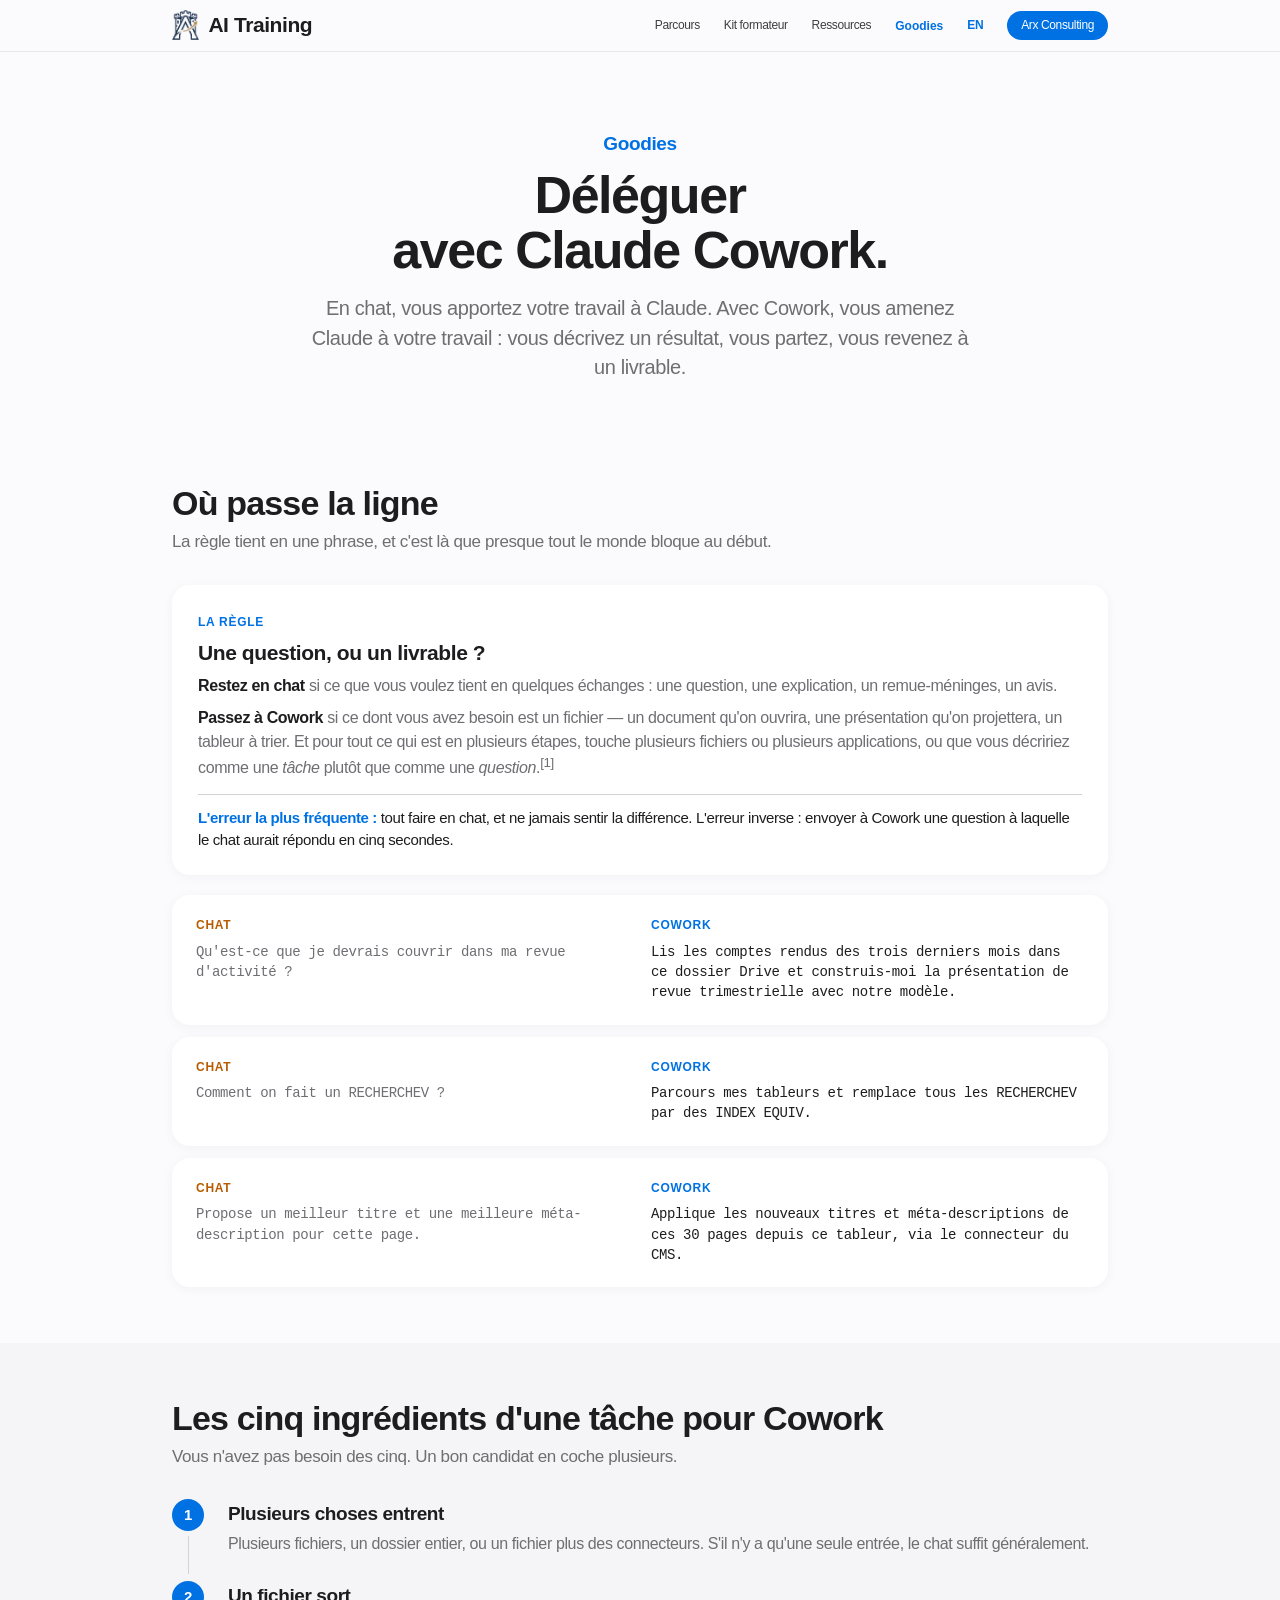
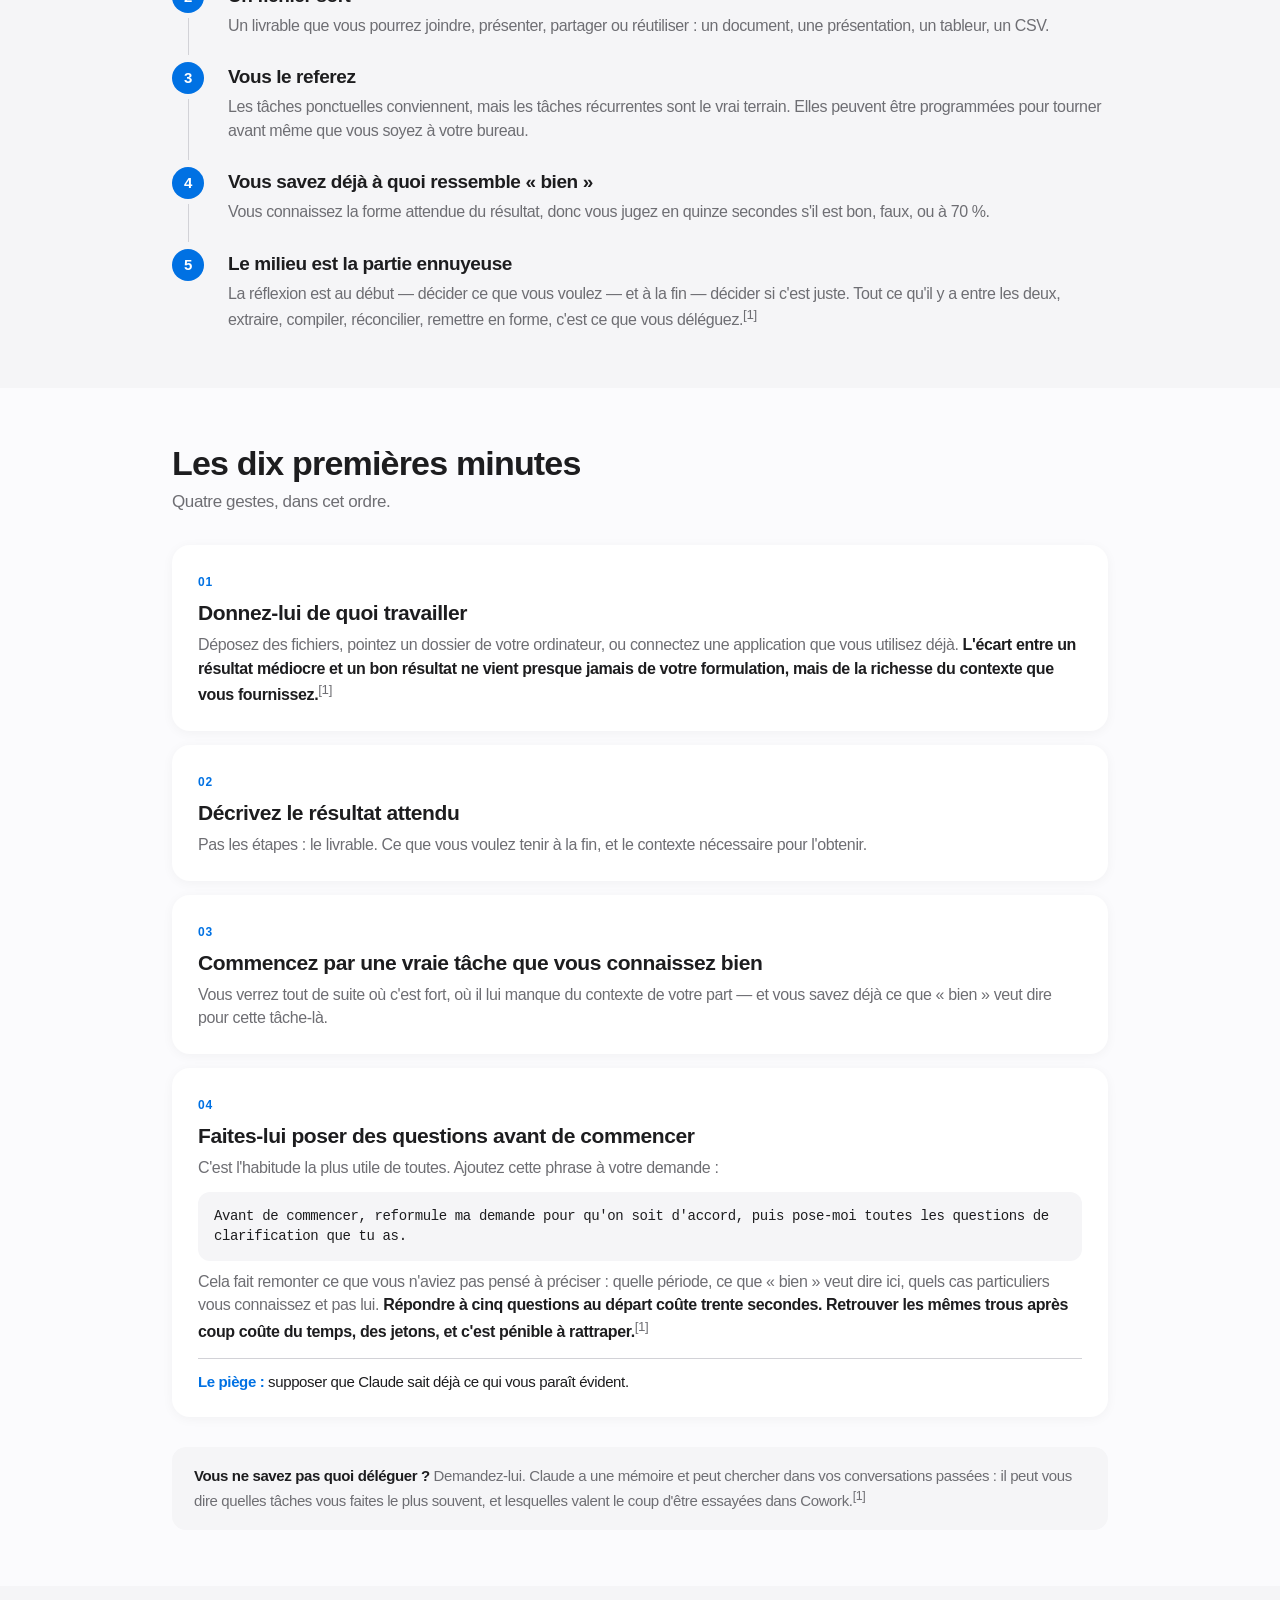
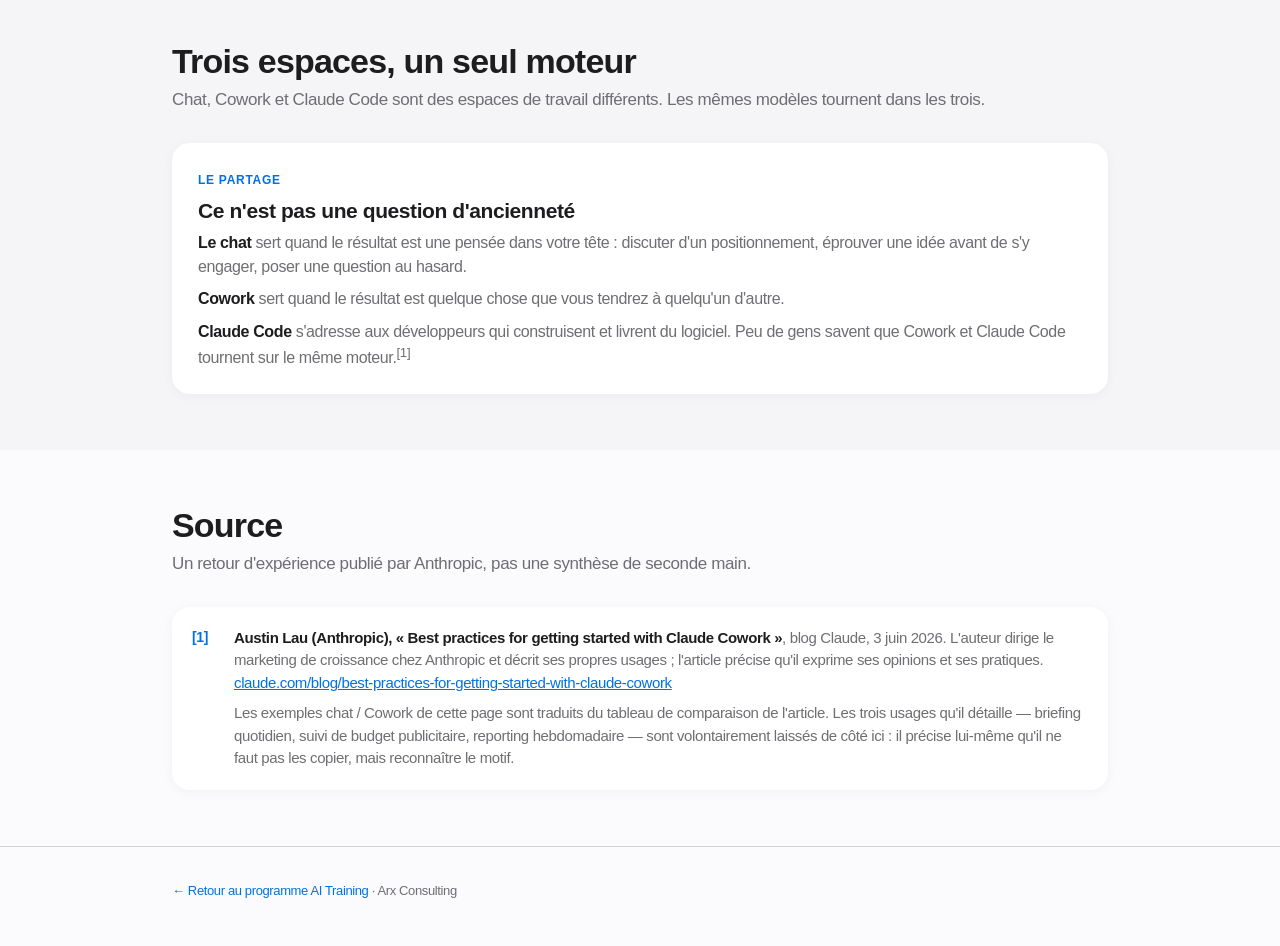
<file: site/commands/cowork.html>
﻿<!DOCTYPE html>
<html lang="fr">
<head>
<meta charset="utf-8">
<meta name="viewport" content="width=device-width, initial-scale=1, viewport-fit=cover">
<title>Déléguer avec Claude Cowork | Arx Consulting</title>
<meta name="description" content="Quand utiliser Claude Cowork plutôt que le chat, comment reconnaître une tâche à déléguer, et les dix premières minutes — d'après le retour d'expérience publié par Anthropic.">
<meta name="theme-color" content="#fbfbfd">
<meta name="robots" content="noindex, nofollow">
<link rel="stylesheet" href="goodies.css?v=2">
<link rel="icon" type="image/png" sizes="32x32" href="../favicon-32x32.png">
<link rel="icon" type="image/png" sizes="16x16" href="../favicon-16x16.png">
<link rel="icon" type="image/png" href="../favicon.png">
<link rel="shortcut icon" href="../favicon.ico">
<link rel="apple-touch-icon" sizes="180x180" href="../apple-touch-icon.png">
</head>
<body>

<nav class="nav">
  <div class="wrap">
    <a class="brand" href="../index.html"><img src="../arx-logo.png" alt="Arx Consulting" width="242" height="264" decoding="async">AI Training</a>
    <div class="nav-links">
      <a href="../index.html#parcours">Parcours</a>
      <a href="../index.html#kit">Kit formateur</a>
      <a href="../index.html#ressources">Ressources</a>
      <div class="dd" id="dd">
        <button class="dd-t" id="ddt" aria-expanded="false" aria-controls="ddm">Goodies</button>
        <div class="dd-m" id="ddm">
          <a href="./">Les commandes</a>
          <a href="claude-code.html">Bien coder avec Claude Code</a>
          <a class="here" href="cowork.html">Déléguer avec Claude Cowork</a>
          <a href="chat.html">Bien demander en chat</a>
          <a href="../Genese-de-l-IA.pdf" target="_blank" rel="noopener">La présentation (PDF)</a>
        </div>
      </div>
      <a class="lang" href="cowork-en.html" hreflang="en">EN</a>
      <a class="nav-cta" href="https://arx-consulting.com/index-fr.html">Arx Consulting</a>
    </div>
  </div>
</nav>

<header class="hero" id="top">
  <div class="wrap">
    <p class="eyebrow">Goodies</p>
    <h1>Déléguer<br>avec Claude Cowork.</h1>
    <p class="lead">En chat, vous apportez votre travail à Claude. Avec Cowork, vous amenez Claude à votre travail : vous décrivez un résultat, vous partez, vous revenez à un livrable.</p>
  </div>
</header>

<section id="ligne">
  <div class="wrap">
    <h2>Où passe la ligne</h2>
    <p class="sub">La règle tient en une phrase, et c'est là que presque tout le monde bloque au début.</p>

    <div class="pr">
      <article>
        <span class="k">La règle</span>
        <h3>Une question, ou un livrable ?</h3>
        <p><b>Restez en chat</b> si ce que vous voulez tient en quelques échanges : une question, une explication, un remue-méninges, un avis.</p>
        <p><b>Passez à Cowork</b> si ce dont vous avez besoin est un fichier — un document qu'on ouvrira, une présentation qu'on projettera, un tableur à trier. Et pour tout ce qui est en plusieurs étapes, touche plusieurs fichiers ou plusieurs applications, ou que vous décririez comme une <i>tâche</i> plutôt que comme une <i>question</i>.<sup>[1]</sup></p>
        <span class="why"><b>L'erreur la plus fréquente :</b> tout faire en chat, et ne jamais sentir la différence. L'erreur inverse : envoyer à Cowork une question à laquelle le chat aurait répondu en cinq secondes.</span>
      </article>
    </div>

    <div class="ba">
      <div class="p">
        <div class="no"><b>Chat</b><q>Qu'est-ce que je devrais couvrir dans ma revue d'activité ?</q></div>
        <div class="ok"><b>Cowork</b><q>Lis les comptes rendus des trois derniers mois dans ce dossier Drive et construis-moi la présentation de revue trimestrielle avec notre modèle.</q></div>
      </div>
      <div class="p">
        <div class="no"><b>Chat</b><q>Comment on fait un RECHERCHEV ?</q></div>
        <div class="ok"><b>Cowork</b><q>Parcours mes tableurs et remplace tous les RECHERCHEV par des INDEX EQUIV.</q></div>
      </div>
      <div class="p">
        <div class="no"><b>Chat</b><q>Propose un meilleur titre et une meilleure méta-description pour cette page.</q></div>
        <div class="ok"><b>Cowork</b><q>Applique les nouveaux titres et méta-descriptions de ces 30 pages depuis ce tableur, via le connecteur du CMS.</q></div>
      </div>
    </div>
  </div>
</section>

<section id="checklist" class="alt">
  <div class="wrap">
    <h2>Les cinq ingrédients d'une tâche pour Cowork</h2>
    <p class="sub">Vous n'avez pas besoin des cinq. Un bon candidat en coche plusieurs.</p>

    <ol class="steps">
      <li>
        <b>Plusieurs choses entrent</b>
        <p>Plusieurs fichiers, un dossier entier, ou un fichier plus des connecteurs. S'il n'y a qu'une seule entrée, le chat suffit généralement.</p>
      </li>
      <li>
        <b>Un fichier sort</b>
        <p>Un livrable que vous pourrez joindre, présenter, partager ou réutiliser : un document, une présentation, un tableur, un CSV.</p>
      </li>
      <li>
        <b>Vous le referez</b>
        <p>Les tâches ponctuelles conviennent, mais les tâches récurrentes sont le vrai terrain. Elles peuvent être programmées pour tourner avant même que vous soyez à votre bureau.</p>
      </li>
      <li>
        <b>Vous savez déjà à quoi ressemble « bien »</b>
        <p>Vous connaissez la forme attendue du résultat, donc vous jugez en quinze secondes s'il est bon, faux, ou à 70 %.</p>
      </li>
      <li>
        <b>Le milieu est la partie ennuyeuse</b>
        <p>La réflexion est au début — décider ce que vous voulez — et à la fin — décider si c'est juste. Tout ce qu'il y a entre les deux, extraire, compiler, réconcilier, remettre en forme, c'est ce que vous déléguez.<sup>[1]</sup></p>
      </li>
    </ol>
  </div>
</section>

<section id="demarrer">
  <div class="wrap">
    <h2>Les dix premières minutes</h2>
    <p class="sub">Quatre gestes, dans cet ordre.</p>

    <div class="pr">

      <article>
        <span class="k">01</span>
        <h3>Donnez-lui de quoi travailler</h3>
        <p>Déposez des fichiers, pointez un dossier de votre ordinateur, ou connectez une application que vous utilisez déjà. <b>L'écart entre un résultat médiocre et un bon résultat ne vient presque jamais de votre formulation, mais de la richesse du contexte que vous fournissez.</b><sup>[1]</sup></p>
      </article>

      <article>
        <span class="k">02</span>
        <h3>Décrivez le résultat attendu</h3>
        <p>Pas les étapes : le livrable. Ce que vous voulez tenir à la fin, et le contexte nécessaire pour l'obtenir.</p>
      </article>

      <article>
        <span class="k">03</span>
        <h3>Commencez par une vraie tâche que vous connaissez bien</h3>
        <p>Vous verrez tout de suite où c'est fort, où il lui manque du contexte de votre part — et vous savez déjà ce que « bien » veut dire pour cette tâche-là.</p>
      </article>

      <article>
        <span class="k">04</span>
        <h3>Faites-lui poser des questions avant de commencer</h3>
        <p>C'est l'habitude la plus utile de toutes. Ajoutez cette phrase à votre demande :</p>
        <p style="margin-top:12px;padding:14px 16px;background:var(--bg-alt);border-radius:12px;font-family:var(--mono);font-size:14px;color:var(--text)">Avant de commencer, reformule ma demande pour qu'on soit d'accord, puis pose-moi toutes les questions de clarification que tu as.</p>
        <p>Cela fait remonter ce que vous n'aviez pas pensé à préciser : quelle période, ce que « bien » veut dire ici, quels cas particuliers vous connaissez et pas lui. <b>Répondre à cinq questions au départ coûte trente secondes. Retrouver les mêmes trous après coup coûte du temps, des jetons, et c'est pénible à rattraper.</b><sup>[1]</sup></p>
        <span class="why"><b>Le piège :</b> supposer que Claude sait déjà ce qui vous paraît évident.</span>
      </article>

    </div>

    <div class="note">
      <b>Vous ne savez pas quoi déléguer ?</b> Demandez-lui. Claude a une mémoire et peut chercher dans vos conversations passées : il peut vous dire quelles tâches vous faites le plus souvent, et lesquelles valent le coup d'être essayées dans Cowork.<sup>[1]</sup>
    </div>
  </div>
</section>

<section id="quand" class="alt">
  <div class="wrap">
    <h2>Trois espaces, un seul moteur</h2>
    <p class="sub">Chat, Cowork et Claude Code sont des espaces de travail différents. Les mêmes modèles tournent dans les trois.</p>

    <div class="pr">
      <article>
        <span class="k">Le partage</span>
        <h3>Ce n'est pas une question d'ancienneté</h3>
        <p><b>Le chat</b> sert quand le résultat est une pensée dans votre tête : discuter d'un positionnement, éprouver une idée avant de s'y engager, poser une question au hasard.</p>
        <p><b>Cowork</b> sert quand le résultat est quelque chose que vous tendrez à quelqu'un d'autre.</p>
        <p><b>Claude Code</b> s'adresse aux développeurs qui construisent et livrent du logiciel. Peu de gens savent que Cowork et Claude Code tournent sur le même moteur.<sup>[1]</sup></p>
      </article>
    </div>
  </div>
</section>

<section id="sources">
  <div class="wrap">
    <h2>Source</h2>
    <p class="sub">Un retour d'expérience publié par Anthropic, pas une synthèse de seconde main.</p>
    <ol class="srcs">
      <li><b>Austin Lau (Anthropic), « Best practices for getting started with Claude Cowork »</b>, blog Claude, 3 juin 2026. L'auteur dirige le marketing de croissance chez Anthropic et décrit ses propres usages ; l'article précise qu'il exprime ses opinions et ses pratiques.<br>
      <a href="https://claude.com/blog/best-practices-for-getting-started-with-claude-cowork" target="_blank" rel="noopener">claude.com/blog/best-practices-for-getting-started-with-claude-cowork</a>
      <span style="display:block;margin-top:8px">Les exemples chat / Cowork de cette page sont traduits du tableau de comparaison de l'article. Les trois usages qu'il détaille — briefing quotidien, suivi de budget publicitaire, reporting hebdomadaire — sont volontairement laissés de côté ici : il précise lui-même qu'il ne faut pas les copier, mais reconnaître le motif.</span></li>
    </ol>
  </div>
</section>

<footer>
  <div class="wrap">
    <a href="../index.html">← Retour au programme AI Training</a> · Arx Consulting
  </div>
</footer>

<script>
(function(){
  const dd=document.getElementById("dd"), t=document.getElementById("ddt");
  if(!dd) return;
  t.addEventListener("click",e=>{
    e.stopPropagation();
    const open=dd.classList.toggle("open");
    t.setAttribute("aria-expanded",open?"true":"false");
  });
  document.addEventListener("click",()=>{dd.classList.remove("open");t.setAttribute("aria-expanded","false");});
  document.addEventListener("keydown",e=>{if(e.key==="Escape"){dd.classList.remove("open");t.setAttribute("aria-expanded","false");}});
})();
</script>

</body>
</html>
</file>
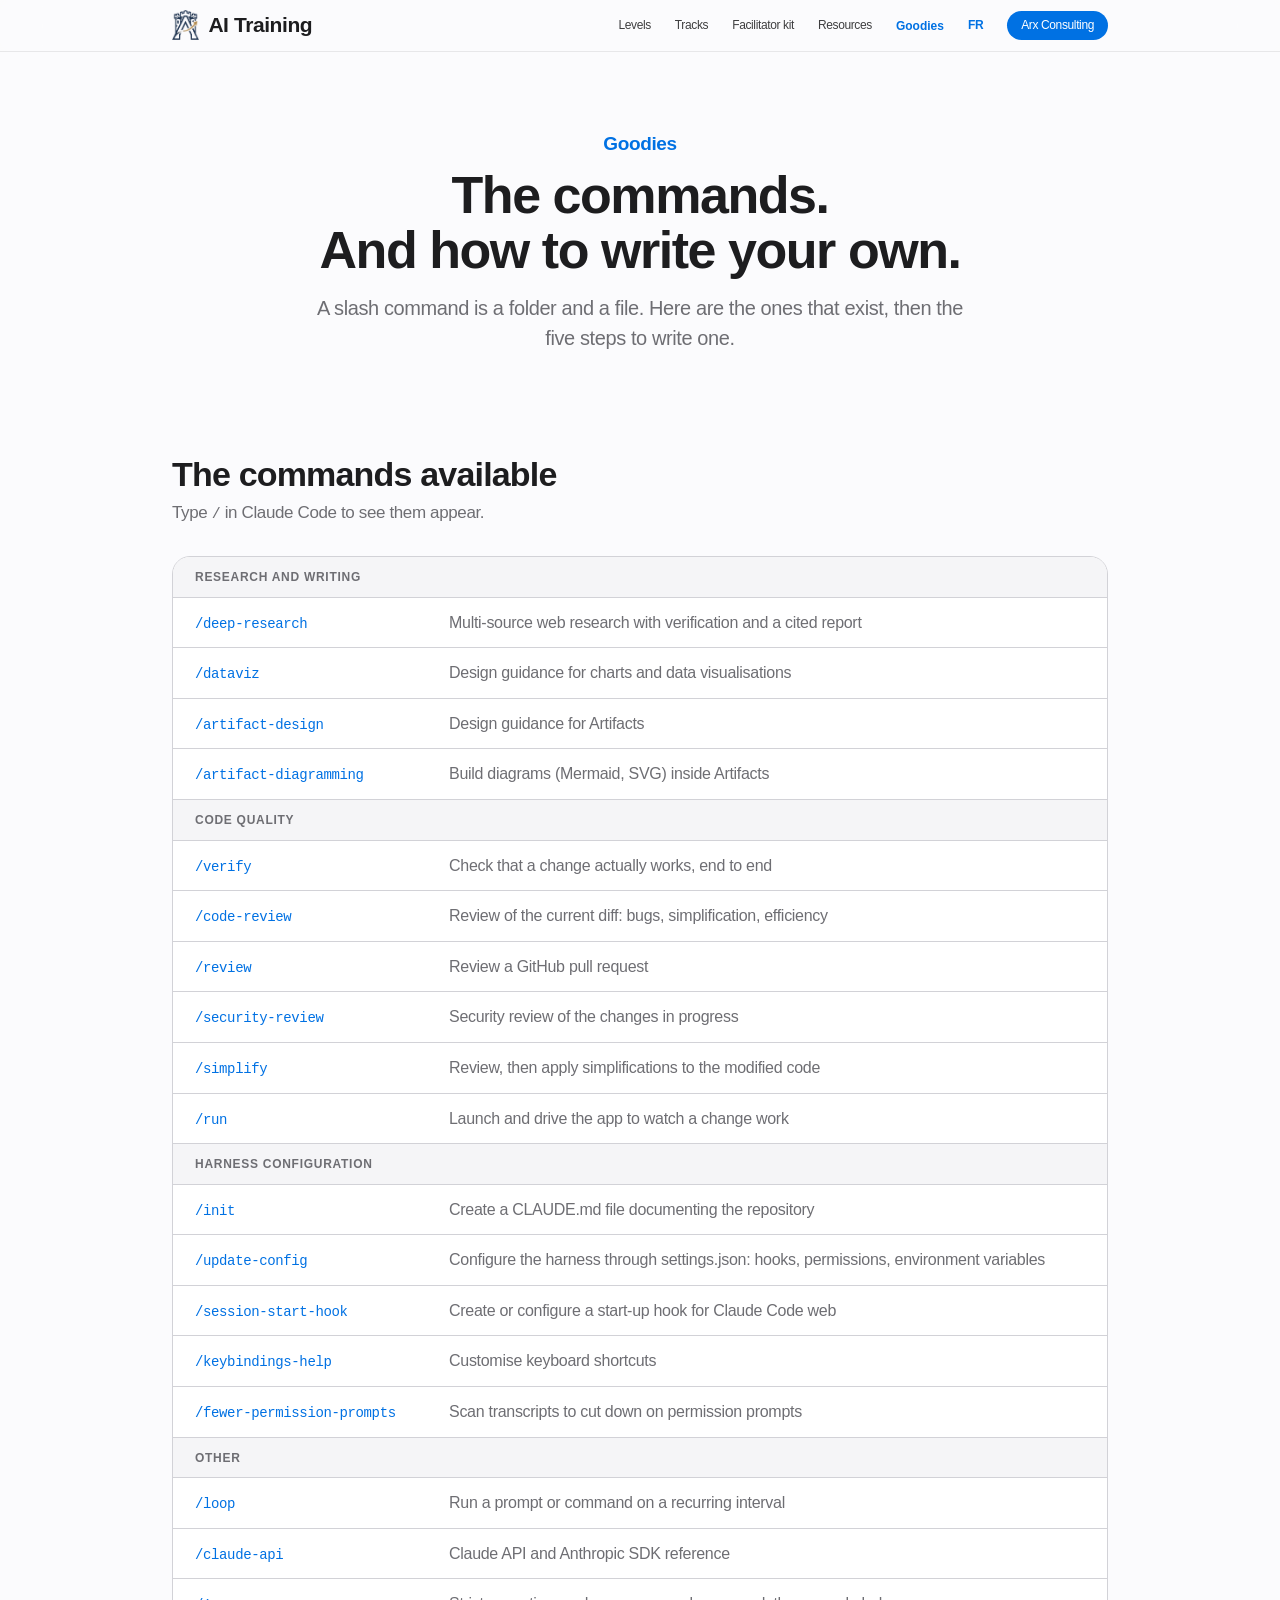
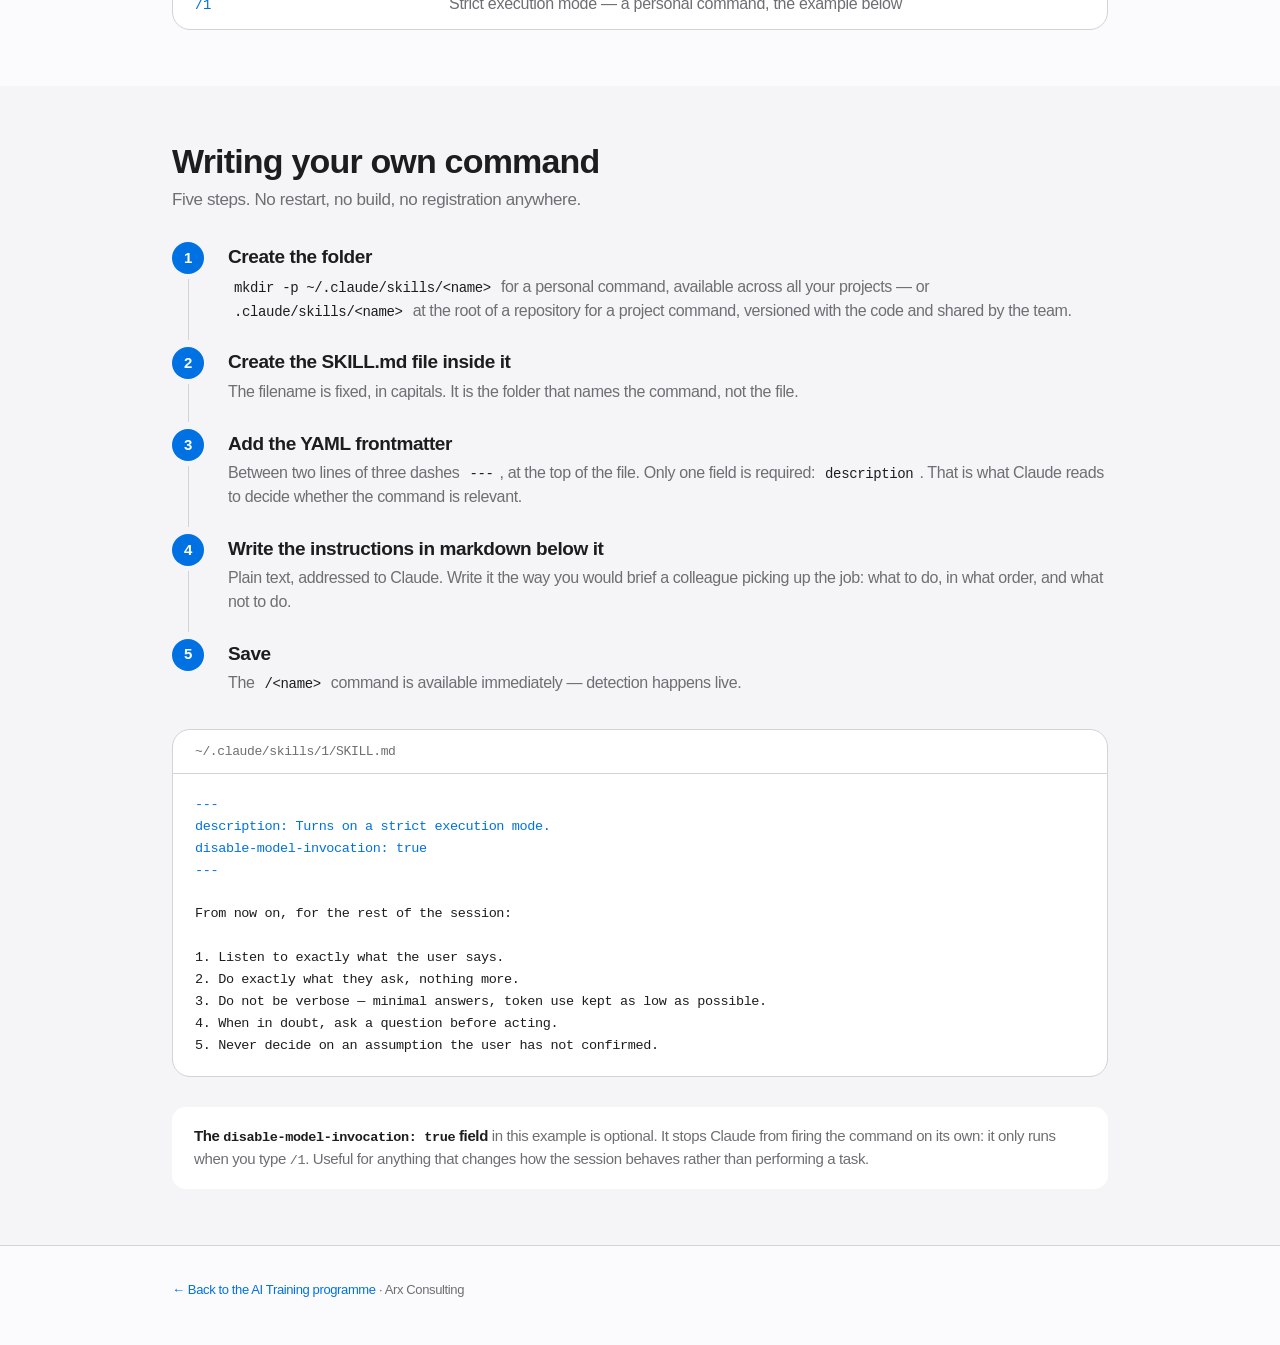
<file: site/commands/index-en.html>
﻿<!DOCTYPE html>
<html lang="en">
<head>
<meta charset="utf-8">
<meta name="viewport" content="width=device-width, initial-scale=1, viewport-fit=cover">
<title>Goodies — Claude Code commands | Arx Consulting</title>
<meta name="description" content="The list of Claude Code slash commands, and the five steps to write your own.">
<meta name="theme-color" content="#fbfbfd">
<meta name="robots" content="noindex, nofollow">
<link rel="stylesheet" href="goodies.css?v=2">
<link rel="icon" type="image/png" sizes="32x32" href="../favicon-32x32.png">
<link rel="icon" type="image/png" sizes="16x16" href="../favicon-16x16.png">
<link rel="icon" type="image/png" href="../favicon.png">
<link rel="shortcut icon" href="../favicon.ico">
<link rel="apple-touch-icon" sizes="180x180" href="../apple-touch-icon.png">
</head>
<body>

<nav class="nav">
  <div class="wrap">
    <a class="brand" href="../index-en.html"><img src="../arx-logo.png" alt="Arx Consulting" width="242" height="264" decoding="async">AI Training</a>
    <div class="nav-links">
      <a href="../index-en.html#levels">Levels</a>
      <a href="../index-en.html#tracks">Tracks</a>
      <a href="../index-en.html#kit">Facilitator kit</a>
      <a href="../index-en.html#resources">Resources</a>
      <div class="dd" id="dd">
        <button class="dd-t" id="ddt" aria-expanded="false" aria-controls="ddm">Goodies</button>
        <div class="dd-m" id="ddm">
          <a class="here" href="index-en.html">The commands</a>
          <a href="claude-code-en.html">Working well with Claude Code</a>
          <a href="cowork-en.html">Delegating with Claude Cowork</a>
          <a href="chat-en.html">Asking well in chat</a>
          <a href="../Genese-de-l-IA.pdf" target="_blank" rel="noopener">The deck (PDF)</a>
        </div>
      </div>
      <a class="lang" href="./" hreflang="fr">FR</a>
      <a class="nav-cta" href="https://arx-consulting.com/index.html">Arx Consulting</a>
    </div>
  </div>
</nav>

<header class="hero" id="top">
  <div class="wrap">
    <p class="eyebrow">Goodies</p>
    <h1>The commands.<br>And how to write your own.</h1>
    <p class="lead">A slash command is a folder and a file. Here are the ones that exist, then the five steps to write one.</p>
  </div>
</header>

<section id="list">
  <div class="wrap">
    <h2>The commands available</h2>
    <p class="sub">Type <code style="font-family:var(--mono);font-size:15px">/</code> in Claude Code to see them appear.</p>

    <div class="cmds">

      <div class="grp">Research and writing</div>
      <div class="row"><code>/deep-research</code><span>Multi-source web research with verification and a cited report</span></div>
      <div class="row"><code>/dataviz</code><span>Design guidance for charts and data visualisations</span></div>
      <div class="row"><code>/artifact-design</code><span>Design guidance for Artifacts</span></div>
      <div class="row"><code>/artifact-diagramming</code><span>Build diagrams (Mermaid, SVG) inside Artifacts</span></div>

      <div class="grp">Code quality</div>
      <div class="row"><code>/verify</code><span>Check that a change actually works, end to end</span></div>
      <div class="row"><code>/code-review</code><span>Review of the current diff: bugs, simplification, efficiency</span></div>
      <div class="row"><code>/review</code><span>Review a GitHub pull request</span></div>
      <div class="row"><code>/security-review</code><span>Security review of the changes in progress</span></div>
      <div class="row"><code>/simplify</code><span>Review, then apply simplifications to the modified code</span></div>
      <div class="row"><code>/run</code><span>Launch and drive the app to watch a change work</span></div>

      <div class="grp">Harness configuration</div>
      <div class="row"><code>/init</code><span>Create a CLAUDE.md file documenting the repository</span></div>
      <div class="row"><code>/update-config</code><span>Configure the harness through settings.json: hooks, permissions, environment variables</span></div>
      <div class="row"><code>/session-start-hook</code><span>Create or configure a start-up hook for Claude Code web</span></div>
      <div class="row"><code>/keybindings-help</code><span>Customise keyboard shortcuts</span></div>
      <div class="row"><code>/fewer-permission-prompts</code><span>Scan transcripts to cut down on permission prompts</span></div>

      <div class="grp">Other</div>
      <div class="row"><code>/loop</code><span>Run a prompt or command on a recurring interval</span></div>
      <div class="row"><code>/claude-api</code><span>Claude API and Anthropic SDK reference</span></div>
      <div class="row"><code>/1</code><span>Strict execution mode — a personal command, the example below</span></div>

    </div>
  </div>
</section>

<section id="create" class="alt">
  <div class="wrap">
    <h2>Writing your own command</h2>
    <p class="sub">Five steps. No restart, no build, no registration anywhere.</p>

    <ol class="steps">
      <li>
        <b>Create the folder</b>
        <p><code>mkdir -p ~/.claude/skills/&lt;name&gt;</code> for a personal command, available across all your projects — or <code>.claude/skills/&lt;name&gt;</code> at the root of a repository for a project command, versioned with the code and shared by the team.</p>
      </li>
      <li>
        <b>Create the SKILL.md file inside it</b>
        <p>The filename is fixed, in capitals. It is the folder that names the command, not the file.</p>
      </li>
      <li>
        <b>Add the YAML frontmatter</b>
        <p>Between two lines of three dashes <code>---</code>, at the top of the file. Only one field is required: <code>description</code>. That is what Claude reads to decide whether the command is relevant.</p>
      </li>
      <li>
        <b>Write the instructions in markdown below it</b>
        <p>Plain text, addressed to Claude. Write it the way you would brief a colleague picking up the job: what to do, in what order, and what not to do.</p>
      </li>
      <li>
        <b>Save</b>
        <p>The <code>/&lt;name&gt;</code> command is available immediately — detection happens live.</p>
      </li>
    </ol>

    <div class="ex">
      <div class="hd">~/.claude/skills/1/SKILL.md</div>
<pre><span class="fm">---
description: Turns on a strict execution mode.
disable-model-invocation: true
---</span>

From now on, for the rest of the session:

1. Listen to exactly what the user says.
2. Do exactly what they ask, nothing more.
3. Do not be verbose — minimal answers, token use kept as low as possible.
4. When in doubt, ask a question before acting.
5. Never decide on an assumption the user has not confirmed.</pre>
    </div>

    <div class="note">
      <b>The <code>disable-model-invocation: true</code> field</b> in this example is optional. It stops Claude from firing the command on its own: it only runs when you type <code>/1</code>. Useful for anything that changes how the session behaves rather than performing a task.
    </div>
  </div>
</section>

<footer>
  <div class="wrap">
    <a href="../index-en.html">← Back to the AI Training programme</a> · Arx Consulting
  </div>
</footer>

<script>
(function(){
  const dd=document.getElementById("dd"), t=document.getElementById("ddt");
  if(!dd) return;
  t.addEventListener("click",e=>{
    e.stopPropagation();
    const open=dd.classList.toggle("open");
    t.setAttribute("aria-expanded",open?"true":"false");
  });
  document.addEventListener("click",()=>{dd.classList.remove("open");t.setAttribute("aria-expanded","false");});
  document.addEventListener("keydown",e=>{if(e.key==="Escape"){dd.classList.remove("open");t.setAttribute("aria-expanded","false");}});
})();
</script>

</body>
</html>
</file>
<file: site/commands/goodies.css>
/* Feuille commune aux pages Goodies. Meme langage visuel que le site :
   fonds #fbfbfd / #f5f5f7, accent #0071e3, rayon 18px, polices systeme. */

:root{
  --text:#1d1d1f;
  --text-2:#6e6e73;
  --bg:#fbfbfd;
  --bg-alt:#f5f5f7;
  --white:#ffffff;
  --blue:#0071e3;
  --blue-dark:#0077ed;
  --warm:#b85c00;
  --hair:#d2d2d7;
  --radius:18px;
  --sf:-apple-system,BlinkMacSystemFont,"SF Pro Display","SF Pro Text","Helvetica Neue","Segoe UI",Roboto,Arial,sans-serif;
  --mono:ui-monospace,SFMono-Regular,"SF Mono",Menlo,Consolas,"Liberation Mono",monospace;
}
*{box-sizing:border-box;-webkit-font-smoothing:antialiased}
html{scroll-behavior:smooth;scroll-padding-top:76px}
body{
  margin:0;background:var(--bg);color:var(--text);
  font-family:var(--sf);font-size:17px;line-height:1.47;letter-spacing:-.022em;
}
.wrap{max-width:980px;margin:0 auto;padding:0 22px}

/* ---------- nav ---------- */
.nav{
  position:sticky;top:0;z-index:50;height:52px;
  background:rgba(251,251,253,.72);
  -webkit-backdrop-filter:saturate(180%) blur(20px);
  backdrop-filter:saturate(180%) blur(20px);
  border-bottom:1px solid rgba(0,0,0,.08);
}
.nav .wrap{display:flex;align-items:center;height:100%;gap:26px}
.brand{
  font-size:21px;font-weight:600;letter-spacing:-.02em;text-decoration:none;color:var(--text);
  white-space:nowrap;display:flex;align-items:center;gap:9px;
}
.brand img{height:30px;width:auto;display:block}
.nav-links{margin-left:auto;display:flex;gap:24px;align-items:center}
.nav-links a{font-size:12px;color:var(--text);text-decoration:none;opacity:.85;white-space:nowrap}
.nav-links a:hover{opacity:1}
.nav-links a.here{font-weight:600;opacity:1}
.nav-links a.lang{font-weight:600;color:var(--blue);opacity:1}
.nav-cta{
  font-size:12px;font-weight:500;background:var(--blue);color:#fff!important;opacity:1!important;
  padding:6px 14px;border-radius:980px;transition:background .2s;
}
.nav-cta:hover{background:var(--blue-dark)}
@media(max-width:640px){
  .nav-links{gap:12px}.nav-links a{font-size:11px}
  .brand{font-size:17px}.brand img{height:24px}
  .nav-cta{padding:5px 11px}
}

/* ---------- hero ---------- */
.hero{padding:78px 0 46px;text-align:center}
.eyebrow{margin:0 0 10px;font-size:19px;font-weight:600;color:var(--blue);letter-spacing:-.02em}
.hero h1{margin:0 0 16px;font-size:52px;line-height:1.06;font-weight:600;letter-spacing:-.028em}
.hero .lead{margin:0 auto;max-width:660px;font-size:20px;color:var(--text-2);letter-spacing:-.02em}
@media(max-width:640px){
  .hero{padding:52px 0 34px}
  .hero h1{font-size:34px}
  .hero .lead{font-size:17px}
}

/* ---------- sections ---------- */
section{padding:56px 0}
section.alt{background:var(--bg-alt)}
h2{margin:0 0 8px;font-size:34px;line-height:1.12;font-weight:600;letter-spacing:-.024em}
.sub{margin:0 0 30px;font-size:17px;color:var(--text-2)}
@media(max-width:640px){section{padding:40px 0}h2{font-size:26px}}

/* ---------- listes de commandes ---------- */
.cmds{background:var(--white);border:1px solid var(--hair);border-radius:var(--radius);overflow:hidden}
.cmds .grp{
  padding:12px 22px 10px;background:var(--bg-alt);
  font-size:12px;font-weight:600;color:var(--text-2);
  text-transform:uppercase;letter-spacing:.06em;border-bottom:1px solid var(--hair);
}
.cmds .row{display:flex;gap:18px;align-items:baseline;padding:13px 22px;border-bottom:1px solid var(--hair)}
.cmds .row:last-child{border-bottom:0}
.cmds code{
  flex:0 0 236px;font-family:var(--mono);font-size:14px;
  color:var(--blue);font-weight:500;word-break:break-word;
}
.cmds span{font-size:16px;color:var(--text-2);letter-spacing:-.018em}
@media(max-width:640px){
  .cmds .row{flex-direction:column;gap:3px;padding:12px 18px}
  .cmds code{flex:none;font-size:13.5px}
  .cmds span{font-size:15px}
}

/* ---------- etapes numerotees ---------- */
.steps{list-style:none;margin:0;padding:0;counter-reset:s}
.steps li{counter-increment:s;position:relative;padding:0 0 26px 56px}
.steps li::before{
  content:counter(s);position:absolute;left:0;top:-1px;
  width:32px;height:32px;border-radius:50%;background:var(--blue);color:#fff;
  font-size:15px;font-weight:600;display:flex;align-items:center;justify-content:center;
}
.steps li::after{content:"";position:absolute;left:15.5px;top:36px;bottom:8px;width:1px;background:var(--hair)}
.steps li:last-child{padding-bottom:0}
.steps li:last-child::after{display:none}
.steps b{display:block;font-size:19px;font-weight:600;letter-spacing:-.022em;margin-bottom:4px}
.steps p{margin:0;font-size:16px;color:var(--text-2)}
.steps p + p{margin-top:8px}
.steps code{font-family:var(--mono);font-size:14px;background:var(--bg-alt);padding:2px 6px;border-radius:6px;color:var(--text)}
@media(max-width:640px){
  .steps li{padding-left:46px}
  .steps li::before{width:28px;height:28px;font-size:14px}
  .steps li::after{left:13.5px;top:32px}
  .steps b{font-size:17px}
}

/* ---------- cartes de pratique ---------- */
.pr{display:grid;gap:14px}
.pr article{
  background:var(--white);border-radius:var(--radius);padding:24px 26px;
  box-shadow:0 2px 12px rgba(0,0,0,.045);
}
.pr .k{font-size:12px;font-weight:600;color:var(--blue);text-transform:uppercase;letter-spacing:.06em}
.pr h3{margin:6px 0 8px;font-size:21px;line-height:1.2;font-weight:600;letter-spacing:-.02em}
.pr p{margin:0;font-size:16px;color:var(--text-2)}
.pr p + p{margin-top:9px}
.pr b{color:var(--text);font-weight:600}
.pr .why{
  display:block;margin-top:14px;padding-top:12px;border-top:1px solid var(--hair);
  font-size:15px;color:var(--text);
}
.pr .why b{color:var(--blue)}

/* ---------- avant / apres ---------- */
.ba{display:grid;gap:12px;margin-top:20px}
.ba .p{
  background:var(--white);border-radius:var(--radius);box-shadow:0 2px 12px rgba(0,0,0,.045);
  padding:22px 24px;display:grid;grid-template-columns:1fr 1fr;gap:22px;
}
.ba .p > div > b{
  display:block;font-size:12px;font-weight:600;text-transform:uppercase;
  letter-spacing:.06em;margin-bottom:7px;
}
.ba .no b{color:var(--warm)}
.ba .ok b{color:var(--blue)}
.ba .p q{
  display:block;font-size:15.5px;line-height:1.45;quotes:none;
  font-family:var(--mono);font-size:14px;color:var(--text-2);
}
.ba .ok q{color:var(--text)}
@media(max-width:640px){.ba .p{grid-template-columns:1fr;gap:16px}}

/* ---------- exemple de fichier ---------- */
.ex{margin-top:34px;background:var(--white);border:1px solid var(--hair);border-radius:var(--radius);overflow:hidden}
.ex .hd{padding:12px 22px;border-bottom:1px solid var(--hair);font-family:var(--mono);font-size:13px;color:var(--text-2)}
.ex pre{margin:0;padding:20px 22px;overflow-x:auto;font-family:var(--mono);font-size:13.5px;line-height:1.62;color:var(--text)}
.ex .fm{color:var(--blue)}

/* ---------- encart ---------- */
.note{margin-top:30px;padding:18px 22px;background:var(--bg-alt);border-radius:14px;font-size:15px;color:var(--text-2)}
.note b{color:var(--text);font-weight:600}
.note code{font-family:var(--mono);font-size:13.5px}
section.alt .note{background:var(--white)}

/* ---------- sources ---------- */
.srcs{list-style:none;counter-reset:r;margin:0;padding:0;display:grid;gap:12px}
.srcs li{
  counter-increment:r;position:relative;background:var(--white);border-radius:var(--radius);
  padding:20px 24px 20px 62px;box-shadow:0 2px 12px rgba(0,0,0,.045);
  font-size:15px;color:var(--text-2);line-height:1.5;
}
.srcs li::before{content:"[" counter(r) "]";position:absolute;left:20px;top:20px;font-weight:600;color:var(--blue);font-size:14px}
.srcs li b{color:var(--text);font-weight:600}
.srcs li a{color:var(--blue);word-break:break-word}
@media(max-width:560px){.srcs li{padding:44px 20px 20px}.srcs li::before{top:18px}}

/* ---------- pied ---------- */
footer{padding:34px 0 46px;border-top:1px solid var(--hair);font-size:13px;color:var(--text-2)}
footer a{color:var(--blue);text-decoration:none}
footer a:hover{text-decoration:underline}

/* ---------- menu deroulant Goodies ---------- */
.dd{position:relative}
.dd-t{
  font-family:var(--sf);font-size:12px;font-weight:600;color:var(--blue);
  background:transparent;border:0;padding:0;cursor:pointer;white-space:nowrap;
}
.dd-m{
  display:none;position:absolute;right:0;top:calc(100% + 12px);min-width:236px;
  background:rgba(251,251,253,.92);
  -webkit-backdrop-filter:saturate(180%) blur(20px);backdrop-filter:saturate(180%) blur(20px);
  border:1px solid var(--hair);border-radius:14px;padding:6px;
  box-shadow:0 12px 34px rgba(0,0,0,.14);
}
.dd.open .dd-m{display:block}
.dd-m a{
  display:block;padding:9px 12px;border-radius:9px;
  font-size:13px!important;opacity:1!important;color:var(--text);text-decoration:none;
  white-space:normal;line-height:1.3;
}
.dd-m a:hover{background:var(--bg-alt)}
.dd-m a.here{font-weight:600;color:var(--blue)}
</file>
